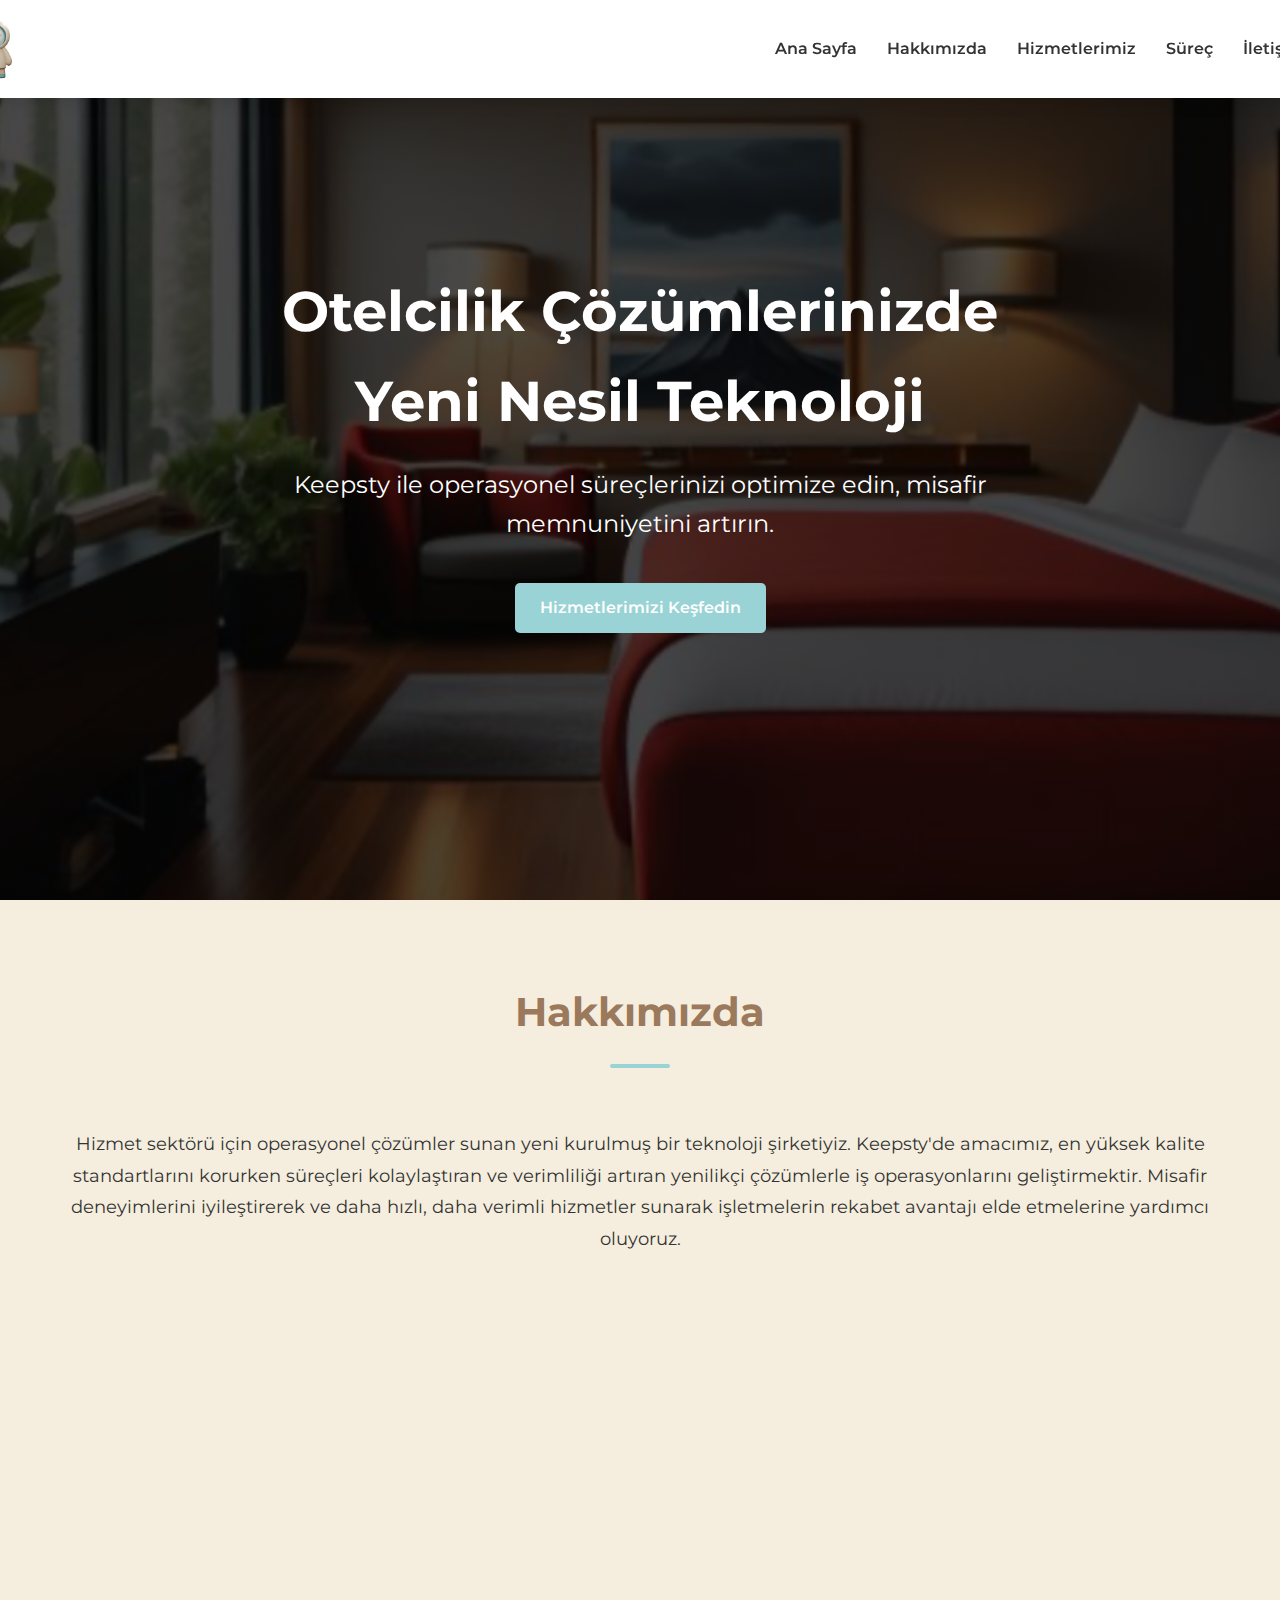
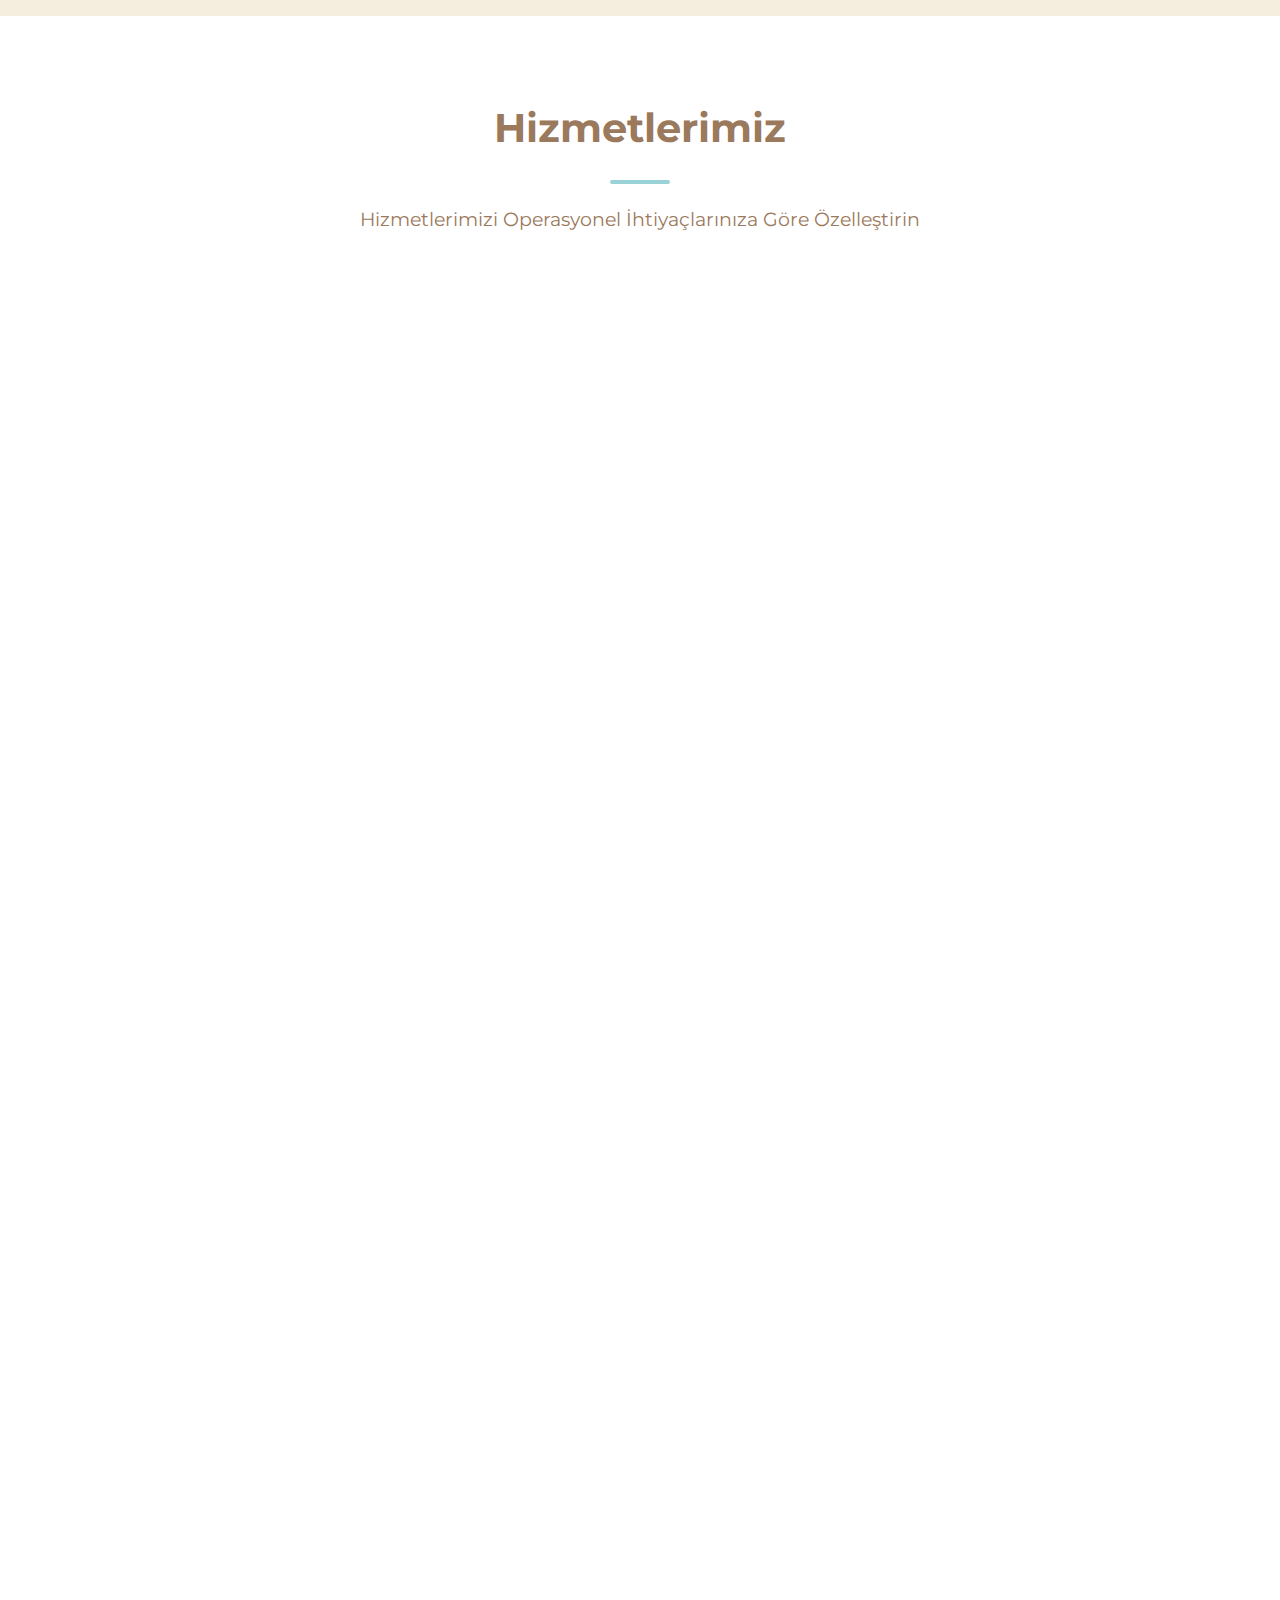
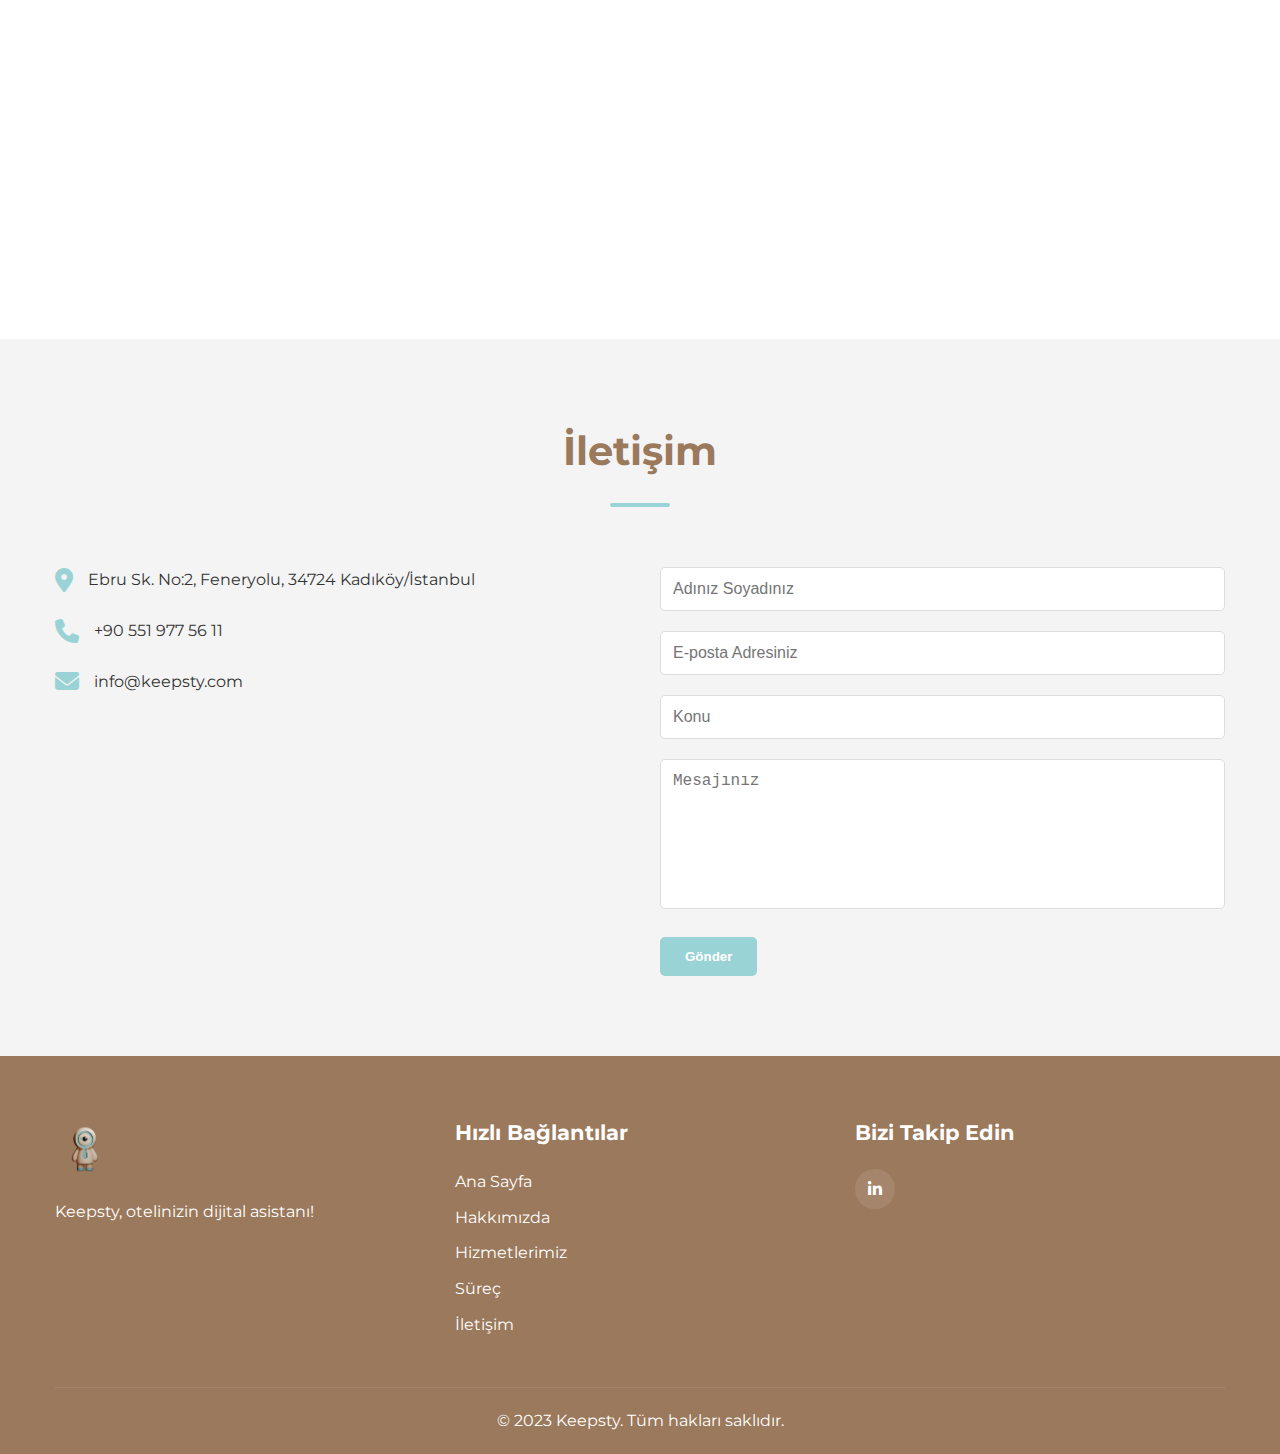
<file: index.html>
<!DOCTYPE html>
<html lang="tr">
<head>
    <meta charset="UTF-8">
    <meta name="viewport" content="width=device-width, initial-scale=1.0">
    <title>Keepsty - Otelcilik Operasyonel Çözümleri</title>
    <link href="https://fonts.googleapis.com/css2?family=Montserrat:wght@400;500;600;700&display=swap" rel="stylesheet">
    <link rel="stylesheet" href="css/style.css">
    <link rel="stylesheet" href="https://cdnjs.cloudflare.com/ajax/libs/font-awesome/6.4.0/css/all.min.css">
</head>
<body>
    <!-- Header -->
    <header>
        <div class="container">
            <div class="logo">
                <img src="images/logo.png" alt="Keepsty Logo">
            </div>
            <nav>
                <ul>
                    <li><a href="#anasayfa">Ana Sayfa</a></li>
                    <li><a href="#hakkimizda">Hakkımızda</a></li>
                    <li><a href="#hizmetlerimiz">Hizmetlerimiz</a></li>
                    <li><a href="surec.html">Süreç</a></li>
                    <li><a href="#iletisim">İletişim</a></li>
                </ul>
            </nav>
            <div class="menu-toggle">
                <i class="fas fa-bars"></i>
            </div>
        </div>
    </header>

    <!-- Hero Section -->
    <section id="anasayfa" class="hero">
        <div class="container">
            <div class="hero-content">
                <h1>Otelcilik Çözümlerinizde Yeni Nesil Teknoloji</h1>
                <p>Keepsty ile operasyonel süreçlerinizi optimize edin, misafir memnuniyetini artırın.</p>
                <a href="#hizmetlerimiz" class="btn">Hizmetlerimizi Keşfedin</a>
            </div>
        </div>
    </section>

    <!-- About Section -->
    <section id="hakkimizda" class="about">
        <div class="container">
            <div class="section-header">
                <h2>Hakkımızda</h2>
                <div class="underline"></div>
            </div>
            <div class="about-content">
                <div class="about-text">
                    <p>Hizmet sektörü için operasyonel çözümler sunan yeni kurulmuş bir teknoloji şirketiyiz. Keepsty'de amacımız, en yüksek kalite standartlarını korurken süreçleri kolaylaştıran ve verimliliği artıran yenilikçi çözümlerle iş operasyonlarını geliştirmektir. Misafir deneyimlerini iyileştirerek ve daha hızlı, daha verimli hizmetler sunarak işletmelerin rekabet avantajı elde etmelerine yardımcı oluyoruz.</p>
                </div>
                <div class="vision-mission">
                    <div class="vision">
                        <h3>Vizyonumuz</h3>
                        <p>Otelcilik ve hizmet sektörlerinde teknolojiyi mükemmel hizmetle birleştirerek geleceği şekillendiriyor ve yeni mükemmellik standartları belirliyoruz.</p>
                    </div>
                    <div class="mission">
                        <h3>Misyonumuz</h3>
                        <p>Operasyonel verimlilik sağlayan, süreçleri basitleştiren ve üretkenliği artıran yenilikçi çözümler sunarak değer yaratmayı hedefliyoruz. Amacımız, işletmelere en yüksek kalite standartlarında misafir deneyimlerini iyileştirirken hizmet sunumunu hızlandırma fırsatı sağlamaktır.</p>
                    </div>
                </div>
            </div>
        </div>
    </section>

    <!-- Services Section -->
    <section id="hizmetlerimiz" class="services">
        <div class="container">
            <div class="section-header">
                <h2>Hizmetlerimiz</h2>
                <div class="underline"></div>
                <p>Hizmetlerimizi Operasyonel İhtiyaçlarınıza Göre Özelleştirin</p>
            </div>
            <div class="services-grid">
                <!-- Service 1 -->
                <div class="service-card">
                    <div class="service-icon">
                        <img src="images/concierge.png" alt="Keepsty Concierge">
                    </div>
                    <h3>KEEPSTY CONCIERGE</h3>
                    <p>Keepsty Concierge, yoğun araç kiralama, transferler, turlar ve yemek rezervasyonları gibi otel dışı hizmetlere hızlı ve zahmetsiz erişim sağlayarak konut deneyimlerini geliştiren sanal bir asistanıdır.</p>
                    <a href="concierge.html" class="btn-outline">DETAYLI BİLGİ</a>
                </div>

                <!-- Service 2 -->
                <div class="service-card">
                    <div class="service-icon">
                        <img src="images/housekeeping.png" alt="Keepsty Housekeeping">
                    </div>
                    <h3>KEEPSTY HOUSEKEEPING</h3>
                    <p>Keepsty Housekeeping, temizlik süreçlerini dijitalleştirerek talep yönetimini kolaylaştırır, personel verimliliğini artırır ve teknoloji odaklı çözümlerle üstün misafir memnuniyeti sunarak otel temizliğine yenilik getirir.</p>
                    <a href="#" class="btn-outline">DETAYLI BİLGİ</a>
                </div>

                <!-- Service 3 -->
                <div class="service-card">
                    <div class="service-icon">
                        <img src="images/roomservice.png" alt="Keepsty Room Service">
                    </div>
                    <h3>KEEPSTY ROOM SERVICE</h3>
                    <p>Keepsty Room Service, misafirlerin otel menülerinden istekleri yiyecek ve içecekleri uygulama üzerinden seçip sepet oluşturarak odalarına sipariş vermelerini sağlar. Bu sayede, geleneksel telefonla sipariş yöntemine alternatif olarak, misafirler daha hızlı ve zahmetsiz bir şekilde siparişlerini iletebilirler.</p>
                    <a href="#" class="btn-outline">DETAYLI BİLGİ</a>
                </div>

                <!-- Service 4 -->
                <div class="service-card">
                    <div class="service-icon">
                        <img src="images/laundry.png" alt="Keepsty Laundry">
                    </div>
                    <h3>KEEPSTY LAUNDRY</h3>
                    <p>Keepsty Laundry, misafir taleplerini dijitalleştirir, personel iş akışlarını düzenler, verimliliği artırır ve genel misafir memnuniyetini yükselten sorunsuz bir çamaşırhane deneyimi sunarak otel çamaşırhane hizmetlerinde fark yaratır.</p>
                    <a href="#" class="btn-outline">DETAYLI BİLGİ</a>
                </div>

                <!-- Service 5 -->
                <div class="service-card">
                    <div class="service-icon">
                        <img src="images/technic.png" alt="Keepsty Technic">
                    </div>
                    <h3>KEEPSTY TECHNIC</h3>
                    <p>Keepsty Technic, misafirlerin yaşadıkları teknik, mekanik ve bilişim problemlerini doğrudan yetkili departmana ileterek, sorunların hızla çözülmesini sağlar. Bu çözüm, departmanın iş akışını ve verimliliğini artırarak, misafir deneyimini iyileştirir.</p>
                    <a href="#" class="btn-outline">DETAYLI BİLGİ</a>
                </div>

                <!-- Service 6 -->
                <div class="service-card">
                    <div class="service-icon">
                        <img src="images/bellboy.png" alt="Keepsty Bellboy">
                    </div>
                    <h3>KEEPSTY BELLBOY</h3>
                    <p>Keepsty Bellboy, misafirlerin valiz taşıma ihtiyaçlarını verimli bir şekilde yönetir, hızlı hizmet sunar ve sorunsuz bir deneyim sağlayarak konuklama boyunca misafir memnuniyetini artırır.</p>
                    <a href="#" class="btn-outline">DETAYLI BİLGİ</a>
                </div>

                <!-- Service 7 -->
                <div class="service-card">
                    <div class="service-icon">
                        <img src="images/complaint.png" alt="Keepsty Complaint">
                    </div>
                    <h3>KEEPSTY COMPLAINT</h3>
                    <p>Keepsty Complaint, misafirlerin yaşadığı problemleri detaylı bir şekilde talep ederek bu bilgileri yetkili personele iletir. Sorunların hızlı ve etkin bir şekilde çözülmesini sağlayarak olağanüstü hizmet standartlarını korur ve genel misafir memnuniyetini artırır.</p>
                    <a href="#" class="btn-outline">DETAYLI BİLGİ</a>
                </div>

                <!-- Service 8 -->
                <div class="service-card">
                    <div class="service-icon">
                        <img src="images/tap.png" alt="Keepsty Tap">
                    </div>
                    <h3>KEEPSTY TAP</h3>
                    <p>Keepsty Tap, misafirlerin hizmetlere tek dokunuşla erişmesini ve taleplerini zahmetsizce iletmesini sağlayarak, temassız ve kusursuz bir deneyim sunar. Bu yenilikçi çözüm, işletmenizin modernliğini artırırken, kolaylık, verimlilik ve misafir memnuniyetini de yükseltir.</p>
                    <a href="#" class="btn-outline">DETAYLI BİLGİ</a>
                </div>
            </div>
        </div>
    </section>

    <!-- Contact Section -->
    <section id="iletisim" class="contact">
        <div class="container">
            <div class="section-header">
                <h2>İletişim</h2>
                <div class="underline"></div>
            </div>
            <div class="contact-container">
                <div class="contact-info">
                    <div class="info-item">
                        <i class="fas fa-map-marker-alt"></i>
                        <p>Ebru Sk. No:2, Feneryolu, 34724 Kadıköy/İstanbul</p>
                    </div>
                    <div class="info-item">
                        <i class="fas fa-phone"></i>
                        <p>+90 551 977 56 11</p>
                    </div>
                    <div class="info-item">
                        <i class="fas fa-envelope"></i>
                        <p>info@keepsty.com</p>
                    </div>
                </div>
                <div class="contact-form">
                    <form id="contactForm" action="https://formsubmit.co/info@keepsty.com" method="POST">
                        <input type="hidden" name="_subject" value="Keepsty Web Sitesi İletişim Formu">
                        <input type="hidden" name="_captcha" value="false">
                        <input type="hidden" name="_next" value="https://keepsty.com/tesekkurler.html">
                        <div class="form-group">
                            <input type="text" id="name" name="name" placeholder="Adınız Soyadınız" required>
                        </div>
                        <div class="form-group">
                            <input type="email" id="email" name="email" placeholder="E-posta Adresiniz" required>
                        </div>
                        <div class="form-group">
                            <input type="text" id="subject" name="subject" placeholder="Konu" required>
                        </div>
                        <div class="form-group">
                            <textarea id="message" name="message" placeholder="Mesajınız" required></textarea>
                        </div>
                        <button type="submit" class="btn">Gönder</button>
                    </form>
                </div>
            </div>
        </div>
    </section>

    <!-- Footer -->
    <footer>
        <div class="container">
            <div class="footer-content">
                <div class="footer-logo">
                    <img src="images/logo.png" alt="Keepsty Logo">
                    <p>Keepsty, otelinizin dijital asistanı!</p>
                </div>
                <div class="footer-links">
                    <h3>Hızlı Bağlantılar</h3>
                    <ul>
                        <li><a href="#anasayfa">Ana Sayfa</a></li>
                        <li><a href="#hakkimizda">Hakkımızda</a></li>
                        <li><a href="#hizmetlerimiz">Hizmetlerimiz</a></li>
                        <li><a href="surec.html">Süreç</a></li>
                        <li><a href="#iletisim">İletişim</a></li>
                    </ul>
                </div>
                <div class="footer-social">
                    <h3>Bizi Takip Edin</h3>
                    <div class="social-icons">
                        <a href="#"><i class="fab fa-linkedin-in"></i></a>
                    </div>
                </div>
            </div>
            <div class="footer-bottom">
                <p>&copy; 2023 Keepsty. Tüm hakları saklıdır.</p>
            </div>
        </div>
    </footer>
    
    <script src="js/script.js"></script>
</body>
</html>
</file>
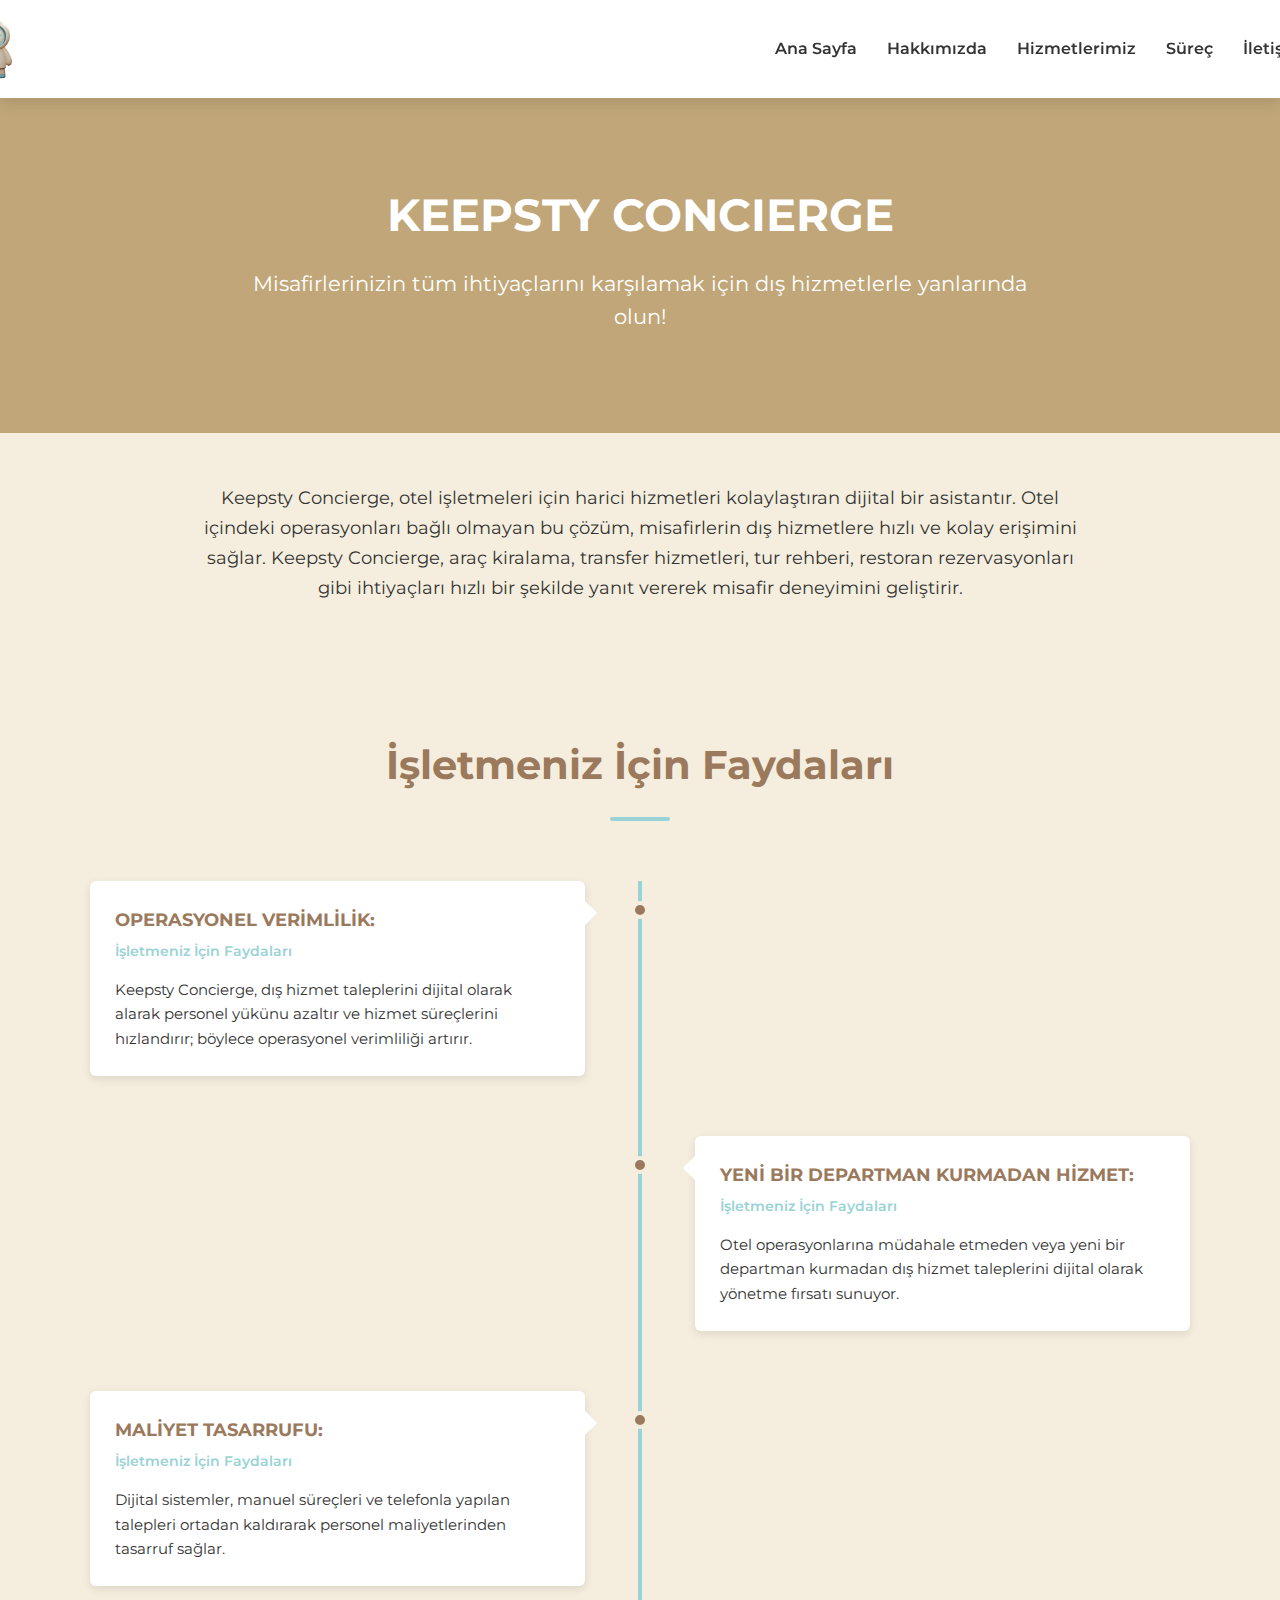
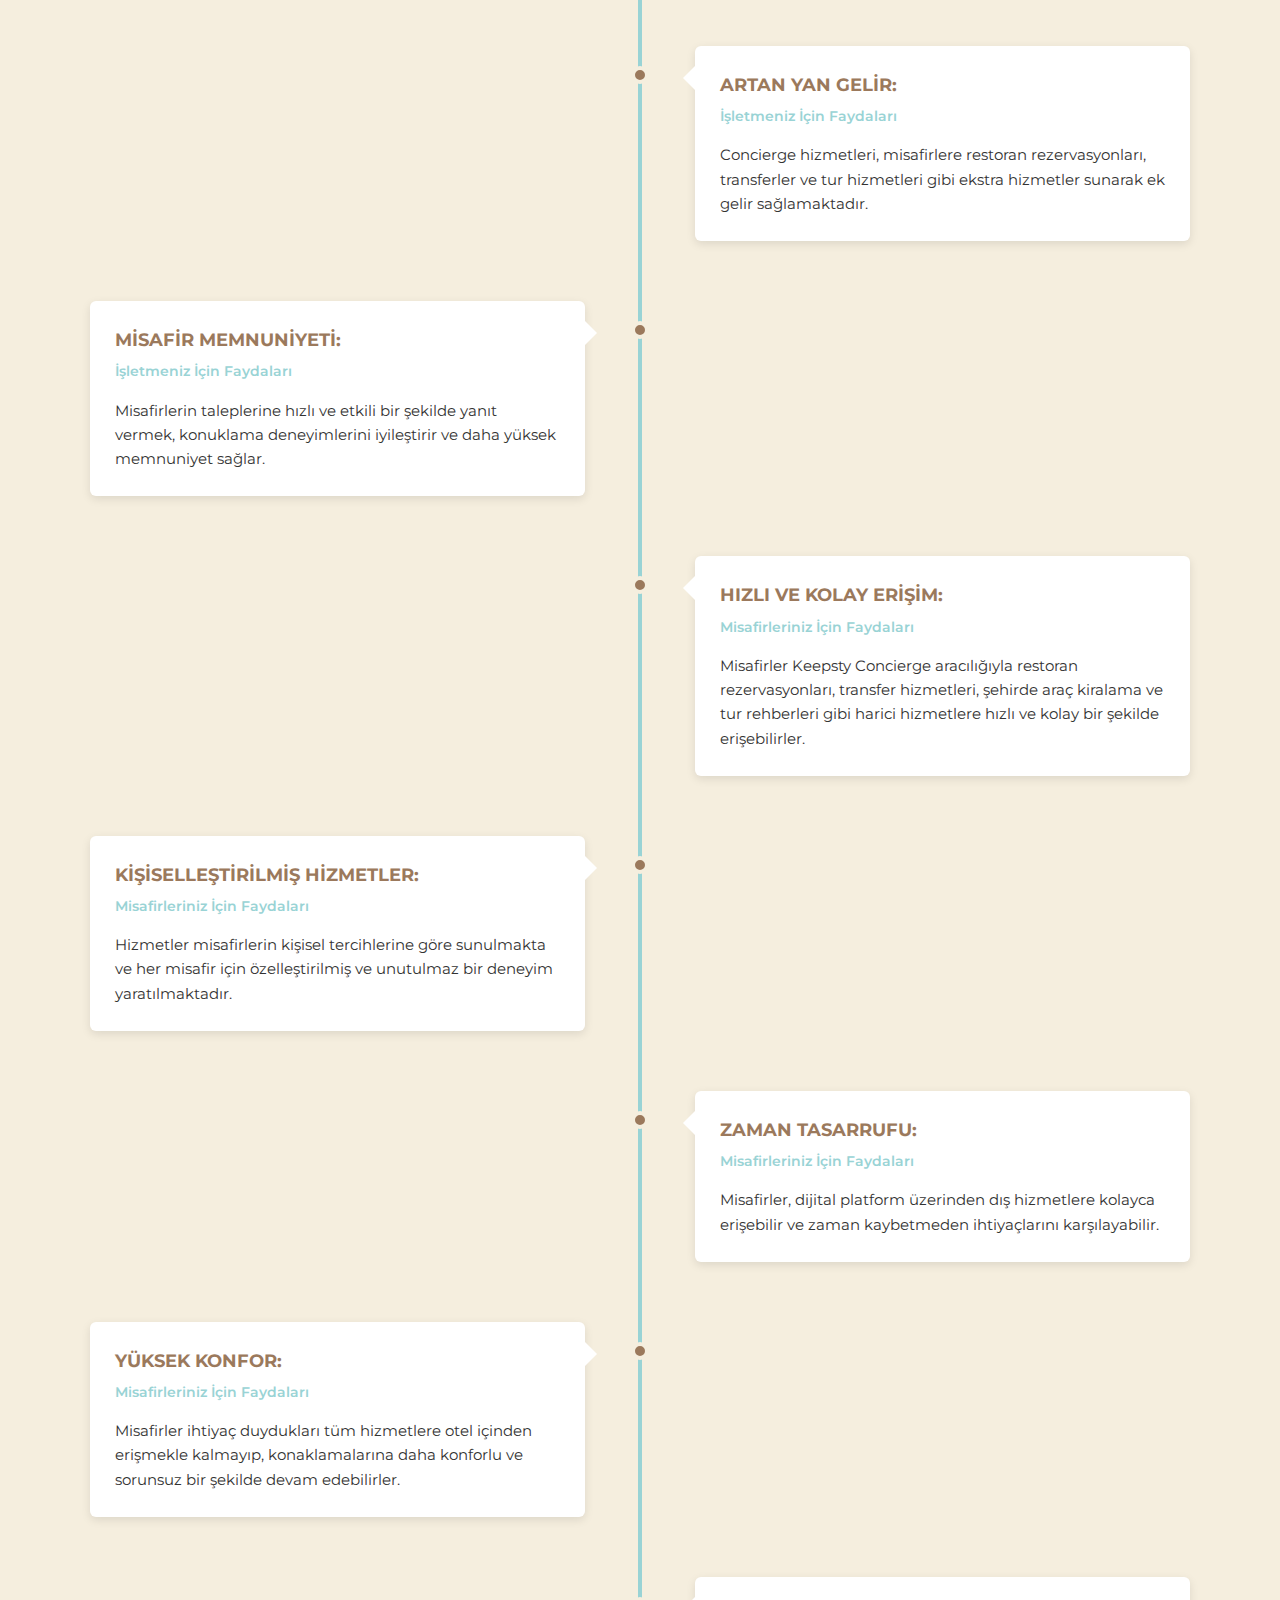
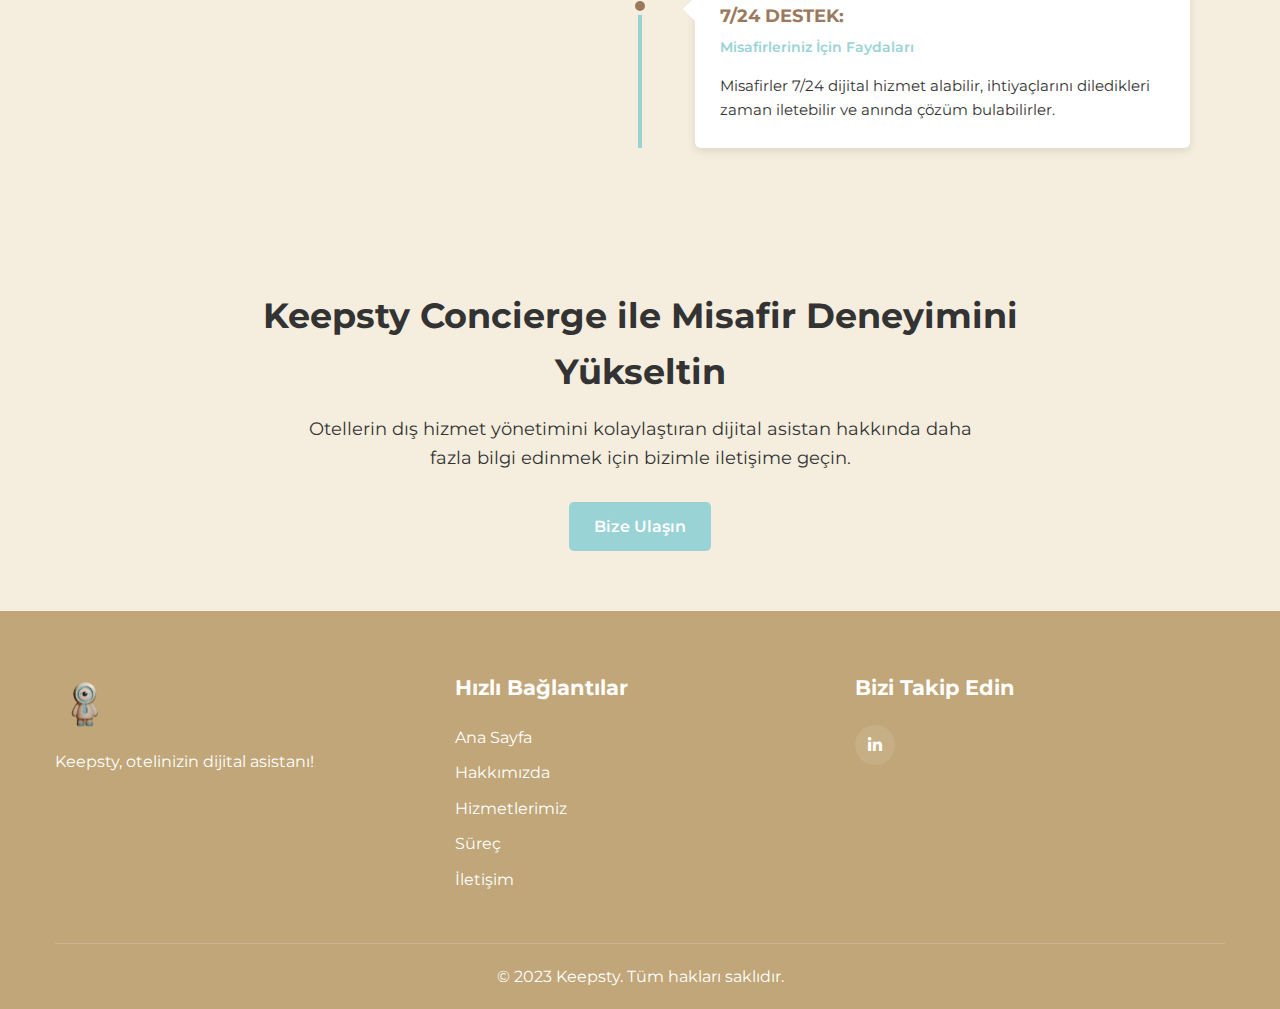
<file: concierge.html>
<!DOCTYPE html>
<html lang="tr">
<head>
    <meta charset="UTF-8">
    <meta name="viewport" content="width=device-width, initial-scale=1.0">
    <title>Keepsty Concierge - Detaylı Bilgi</title>
    <link href="https://fonts.googleapis.com/css2?family=Montserrat:wght@400;500;600;700&display=swap" rel="stylesheet">
    <link rel="stylesheet" href="css/style.css">
    <link rel="stylesheet" href="css/service-detail.css">
    <link rel="stylesheet" href="https://cdnjs.cloudflare.com/ajax/libs/font-awesome/6.4.0/css/all.min.css">
    <style>
        /* Sayfaya özel ek stiller */
        .service-banner {
            padding: 100px 0; /* Banner'ı daha yüksek yapmak için paddingi artırdım */
            margin: 0;
            background-color: #c0a678; /* Fotoğrafta gösterilen kahverengi ton */
        }
        
        .service-intro {
            padding: 50px 0;
            margin: 0;
            background-color: #f5eede;
        }
        
        /* Bölümler arasındaki beyaz boşlukları kaldırmak için */
        section {
            margin: 0;
        }
        
        /* Bölümler arasında geçişi yumuşatmak için */
        .benefits-section, .cta-section {
            margin-top: 0;
            border-top: none;
            background-color: #f5eede;
        }
    </style>
</head>
<body>
    <!-- Header -->
    <header>
        <div class="container">
            <div class="logo">
                <img src="images/logo.png" alt="Keepsty Logo">
            </div>
            <nav>
                <ul>
                    <li><a href="index.html">Ana Sayfa</a></li>
                    <li><a href="index.html#hakkimizda">Hakkımızda</a></li>
                    <li><a href="index.html#hizmetlerimiz">Hizmetlerimiz</a></li>
                    <li><a href="surec.html">Süreç</a></li>
                    <li><a href="index.html#iletisim">İletişim</a></li>
                </ul>
            </nav>
            <div class="menu-toggle">
                <i class="fas fa-bars"></i>
            </div>
        </div>
    </header>

    <!-- Service Hero Section -->
    <section class="service-hero">
        <div class="service-banner">
            <div class="container">
                <div class="service-title">
                    <h1>KEEPSTY CONCIERGE</h1>
                    <p>Misafirlerinizin tüm ihtiyaçlarını karşılamak için dış hizmetlerle yanlarında olun!</p>
                </div>
            </div>
        </div>
        <div class="service-intro">
            <div class="container">
                <p>Keepsty Concierge, otel işletmeleri için harici hizmetleri kolaylaştıran dijital bir asistantır. Otel içindeki operasyonları bağlı olmayan bu çözüm, misafirlerin dış hizmetlere hızlı ve kolay erişimini sağlar. Keepsty Concierge, araç kiralama, transfer hizmetleri, tur rehberi, restoran rezervasyonları gibi ihtiyaçları hızlı bir şekilde yanıt vererek misafir deneyimini geliştirir.</p>
            </div>
        </div>
    </section>

    <!-- Benefits Timeline Section -->
    <section class="benefits-section">
        <div class="container">
            <div class="section-header">
                <h2>İşletmeniz İçin Faydaları</h2>
                <div class="underline"></div>
            </div>
            
            <div class="benefits-timeline">
                <div class="timeline-line"></div>
                
                <!-- Benefit 1 - Left -->
                <div class="benefit-item left">
                    <div class="benefit-dot"></div>
                    <div class="benefit-card">
                        <h3>OPERASYONEL VERİMLİLİK:</h3>
                        <h4>İşletmeniz İçin Faydaları</h4>
                        <p>Keepsty Concierge, dış hizmet taleplerini dijital olarak alarak personel yükünu azaltır ve hizmet süreçlerini hızlandırır; böylece operasyonel verimliliği artırır.</p>
                    </div>
                </div>
                
                <!-- Benefit 2 - Right -->
                <div class="benefit-item right">
                    <div class="benefit-dot"></div>
                    <div class="benefit-card">
                        <h3>YENİ BİR DEPARTMAN KURMADAN HİZMET:</h3>
                        <h4>İşletmeniz İçin Faydaları</h4>
                        <p>Otel operasyonlarına müdahale etmeden veya yeni bir departman kurmadan dış hizmet taleplerini dijital olarak yönetme fırsatı sunuyor.</p>
                    </div>
                </div>
                
                <!-- Benefit 3 - Left -->
                <div class="benefit-item left">
                    <div class="benefit-dot"></div>
                    <div class="benefit-card">
                        <h3>MALİYET TASARRUFU:</h3>
                        <h4>İşletmeniz İçin Faydaları</h4>
                        <p>Dijital sistemler, manuel süreçleri ve telefonla yapılan talepleri ortadan kaldırarak personel maliyetlerinden tasarruf sağlar.</p>
                    </div>
                </div>
                
                <!-- Benefit 4 - Right -->
                <div class="benefit-item right">
                    <div class="benefit-dot"></div>
                    <div class="benefit-card">
                        <h3>ARTAN YAN GELİR:</h3>
                        <h4>İşletmeniz İçin Faydaları</h4>
                        <p>Concierge hizmetleri, misafirlere restoran rezervasyonları, transferler ve tur hizmetleri gibi ekstra hizmetler sunarak ek gelir sağlamaktadır.</p>
                    </div>
                </div>
                
                <!-- Benefit 5 - Left -->
                <div class="benefit-item left">
                    <div class="benefit-dot"></div>
                    <div class="benefit-card">
                        <h3>MİSAFİR MEMNUNİYETİ:</h3>
                        <h4>İşletmeniz İçin Faydaları</h4>
                        <p>Misafirlerin taleplerine hızlı ve etkili bir şekilde yanıt vermek, konuklama deneyimlerini iyileştirir ve daha yüksek memnuniyet sağlar.</p>
                    </div>
                </div>
                
                <!-- Benefit 6 - Right -->
                <div class="benefit-item right">
                    <div class="benefit-dot"></div>
                    <div class="benefit-card">
                        <h3>HIZLI VE KOLAY ERİŞİM:</h3>
                        <h4>Misafirleriniz İçin Faydaları</h4>
                        <p>Misafirler Keepsty Concierge aracılığıyla restoran rezervasyonları, transfer hizmetleri, şehirde araç kiralama ve tur rehberleri gibi harici hizmetlere hızlı ve kolay bir şekilde erişebilirler.</p>
                    </div>
                </div>
                
                <!-- Benefit 7 - Left -->
                <div class="benefit-item left">
                    <div class="benefit-dot"></div>
                    <div class="benefit-card">
                        <h3>KİŞİSELLEŞTİRİLMİŞ HİZMETLER:</h3>
                        <h4>Misafirleriniz İçin Faydaları</h4>
                        <p>Hizmetler misafirlerin kişisel tercihlerine göre sunulmakta ve her misafir için özelleştirilmiş ve unutulmaz bir deneyim yaratılmaktadır.</p>
                    </div>
                </div>
                
                <!-- Benefit 8 - Right -->
                <div class="benefit-item right">
                    <div class="benefit-dot"></div>
                    <div class="benefit-card">
                        <h3>ZAMAN TASARRUFU:</h3>
                        <h4>Misafirleriniz İçin Faydaları</h4>
                        <p>Misafirler, dijital platform üzerinden dış hizmetlere kolayca erişebilir ve zaman kaybetmeden ihtiyaçlarını karşılayabilir.</p>
                    </div>
                </div>
                
                <!-- Benefit 9 - Left -->
                <div class="benefit-item left">
                    <div class="benefit-dot"></div>
                    <div class="benefit-card">
                        <h3>YÜKSEK KONFOR:</h3>
                        <h4>Misafirleriniz İçin Faydaları</h4>
                        <p>Misafirler ihtiyaç duydukları tüm hizmetlere otel içinden erişmekle kalmayıp, konaklamalarına daha konforlu ve sorunsuz bir şekilde devam edebilirler.</p>
                    </div>
                </div>
                
                <!-- Benefit 10 - Right -->
                <div class="benefit-item right">
                    <div class="benefit-dot"></div>
                    <div class="benefit-card">
                        <h3>7/24 DESTEK:</h3>
                        <h4>Misafirleriniz İçin Faydaları</h4>
                        <p>Misafirler 7/24 dijital hizmet alabilir, ihtiyaçlarını diledikleri zaman iletebilir ve anında çözüm bulabilirler.</p>
                    </div>
                </div>
            </div>
        </div>
    </section>

    <!-- CTA Section -->
    <section class="cta-section">
        <div class="container">
            <h2>Keepsty Concierge ile Misafir Deneyimini Yükseltin</h2>
            <p>Otellerin dış hizmet yönetimini kolaylaştıran dijital asistan hakkında daha fazla bilgi edinmek için bizimle iletişime geçin.</p>
            <a href="index.html#iletisim" class="btn">Bize Ulaşın</a>
        </div>
    </section>

    <!-- Footer -->
    <footer>
        <div class="container">
            <div class="footer-content">
                <div class="footer-logo">
                    <img src="images/logo.png" alt="Keepsty Logo">
                    <p>Keepsty, otelinizin dijital asistanı!</p>
                </div>
                <div class="footer-links">
                    <h3>Hızlı Bağlantılar</h3>
                    <ul>
                        <li><a href="index.html">Ana Sayfa</a></li>
                        <li><a href="index.html#hakkimizda">Hakkımızda</a></li>
                        <li><a href="index.html#hizmetlerimiz">Hizmetlerimiz</a></li>
                        <li><a href="surec.html">Süreç</a></li>
                        <li><a href="index.html#iletisim">İletişim</a></li>
                    </ul>
                </div>
                <div class="footer-social">
                    <h3>Bizi Takip Edin</h3>
                    <div class="social-icons">
                        <a href="#"><i class="fab fa-linkedin-in"></i></a>
                    </div>
                </div>
            </div>
            <div class="footer-bottom">
                <p>&copy; 2023 Keepsty. Tüm hakları saklıdır.</p>
            </div>
        </div>
    </footer>

    <script src="js/script.js"></script>
</body>
</html>
</file>
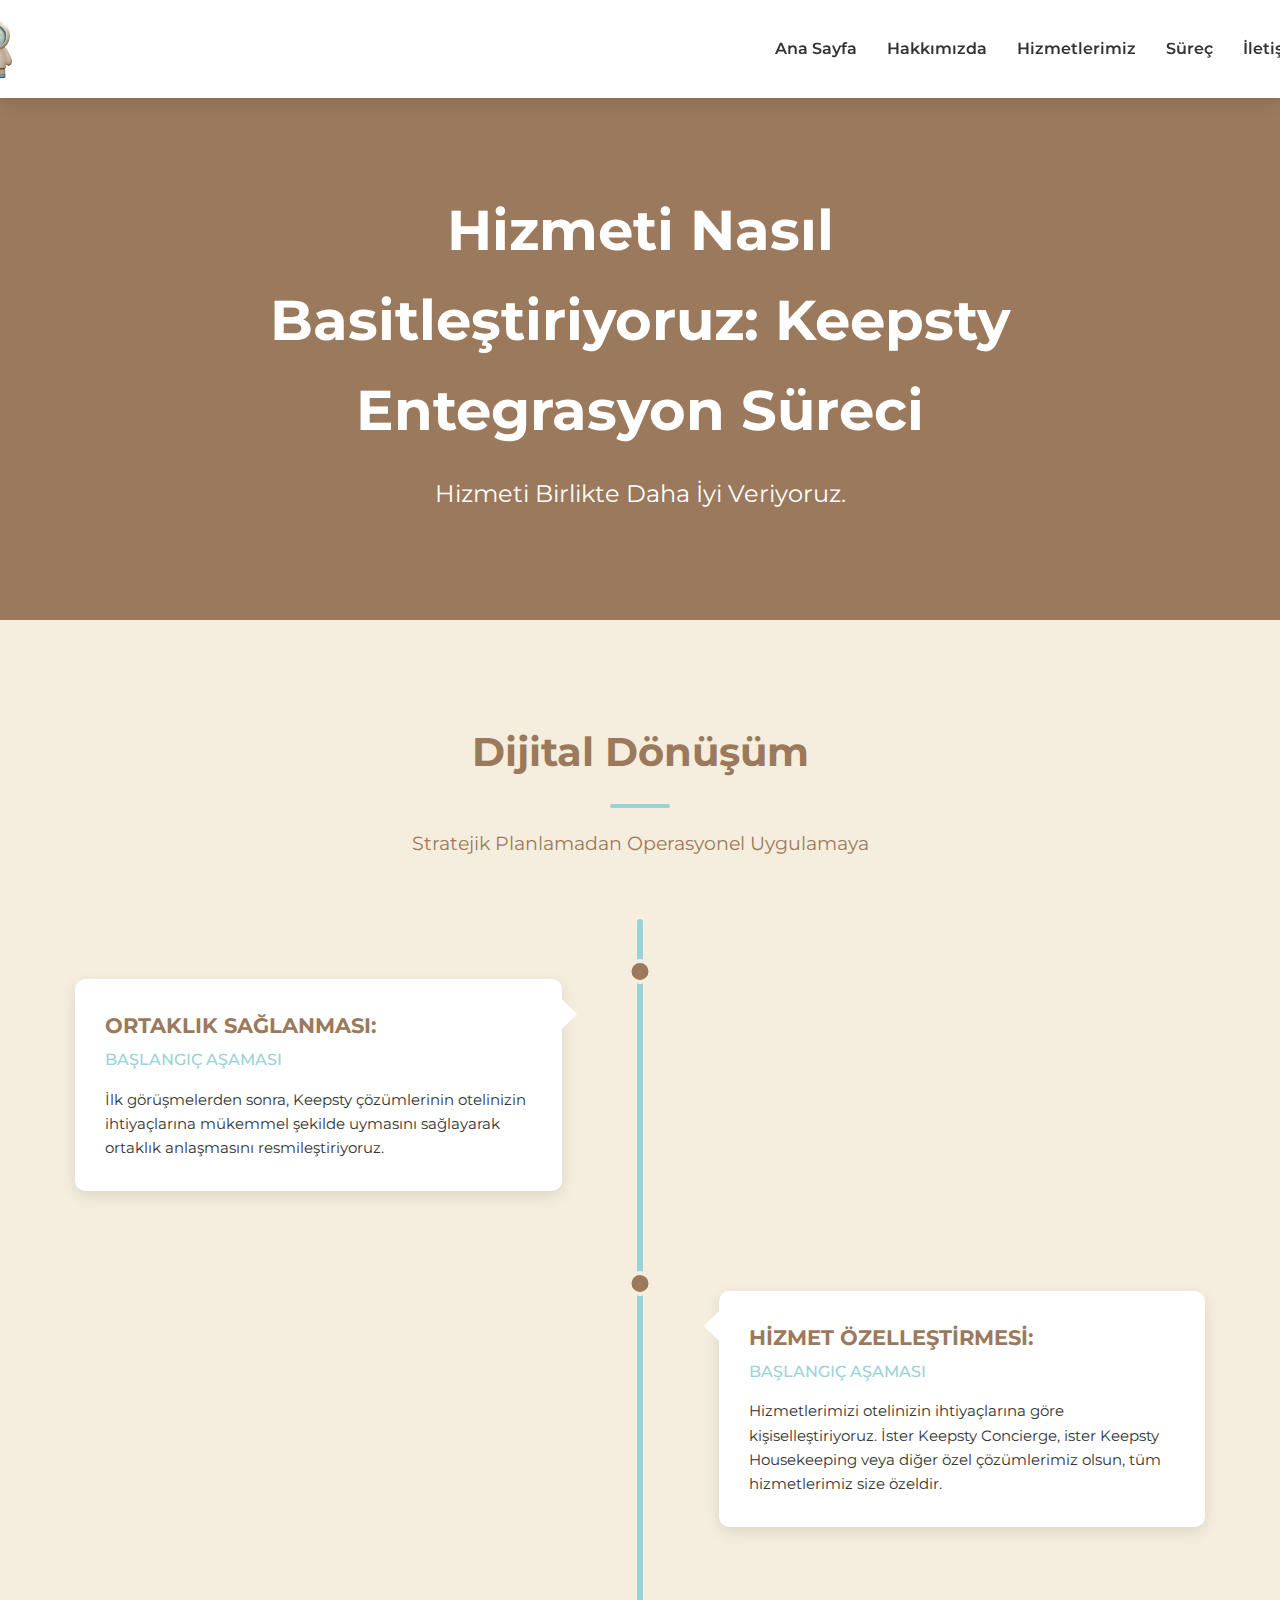
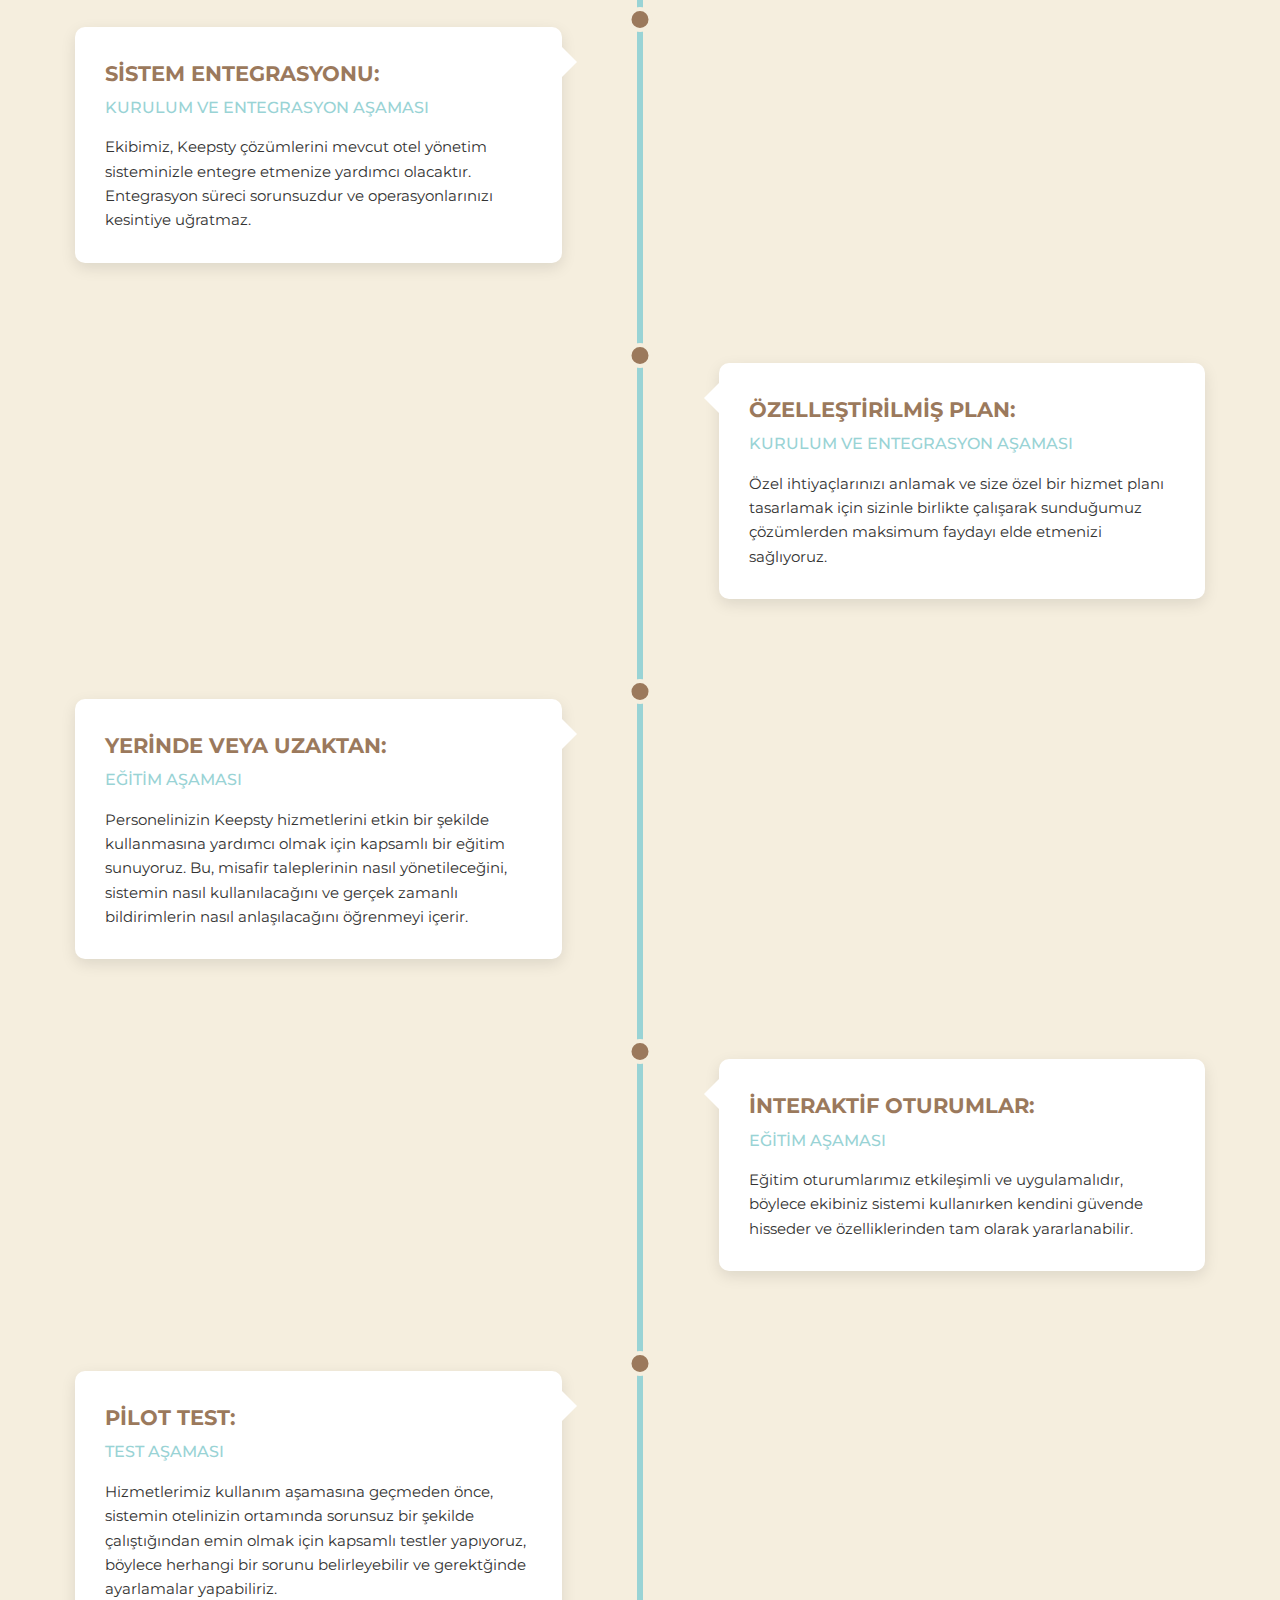
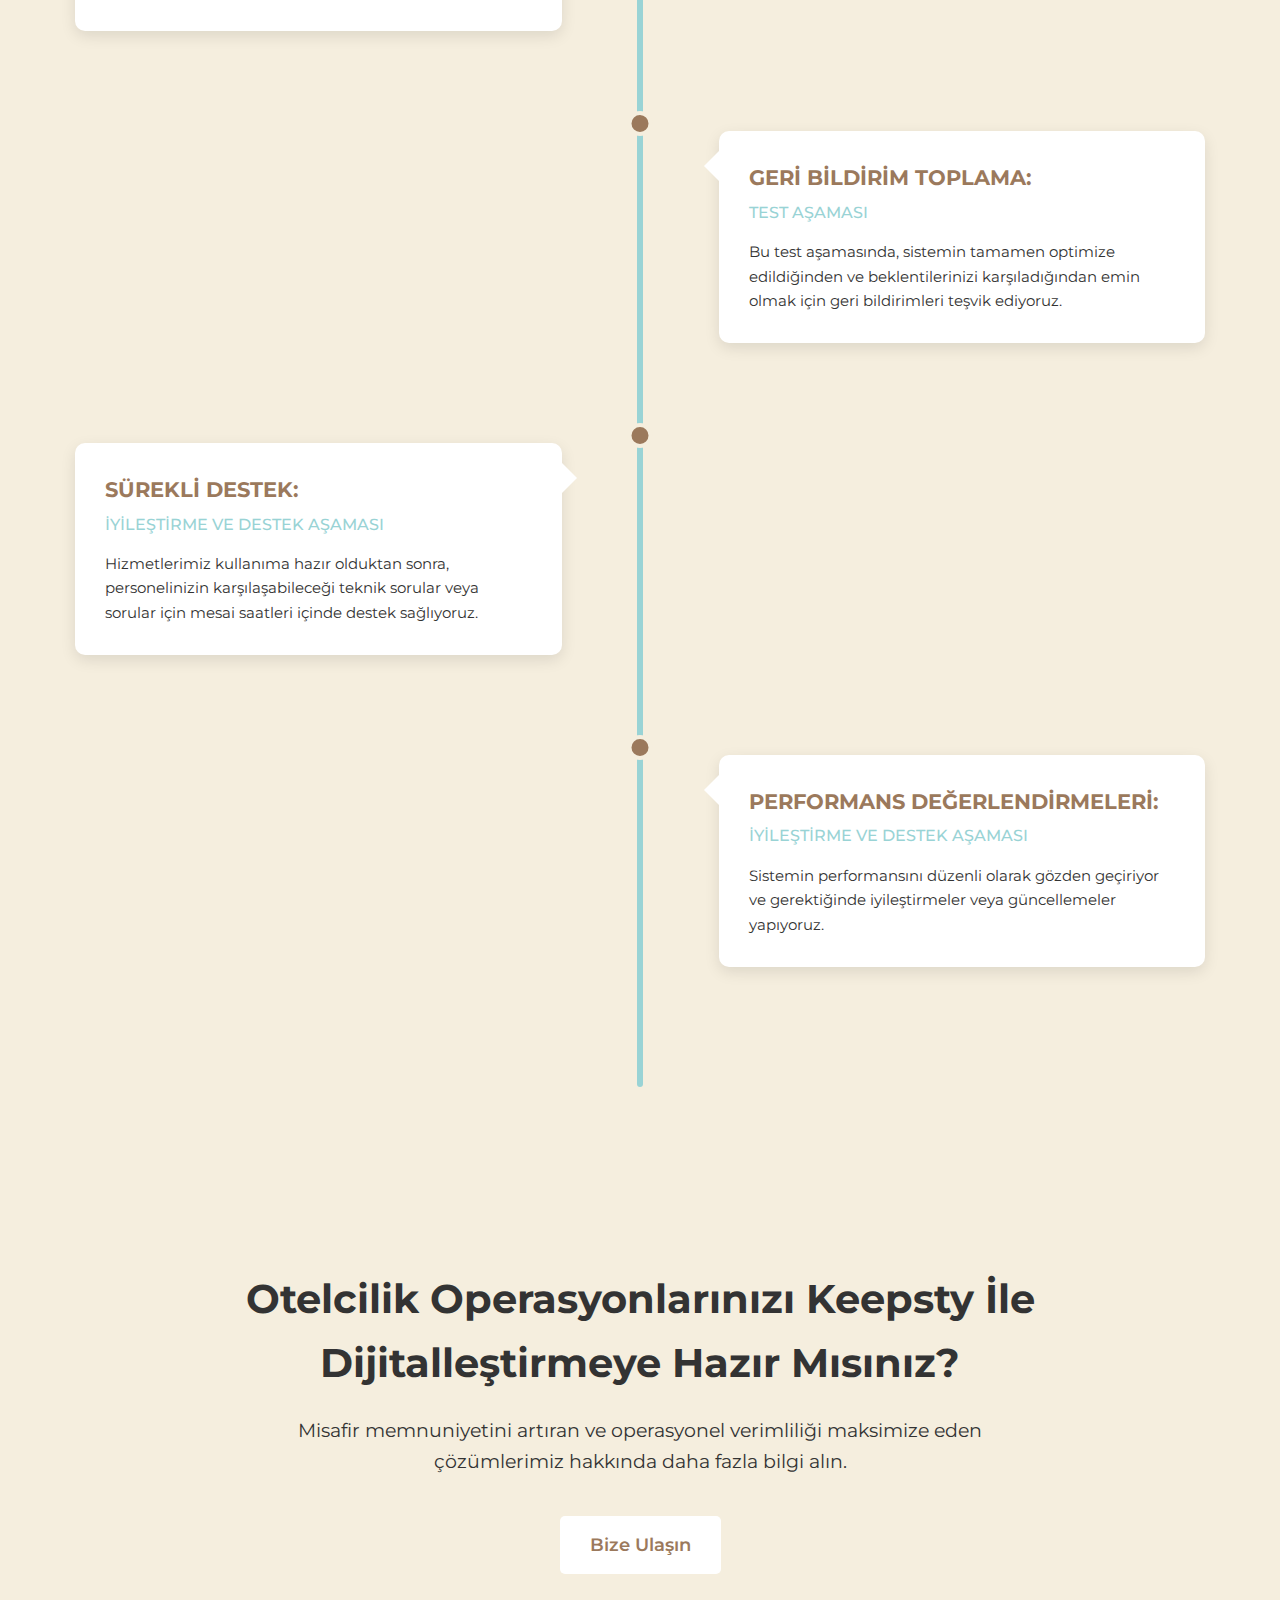
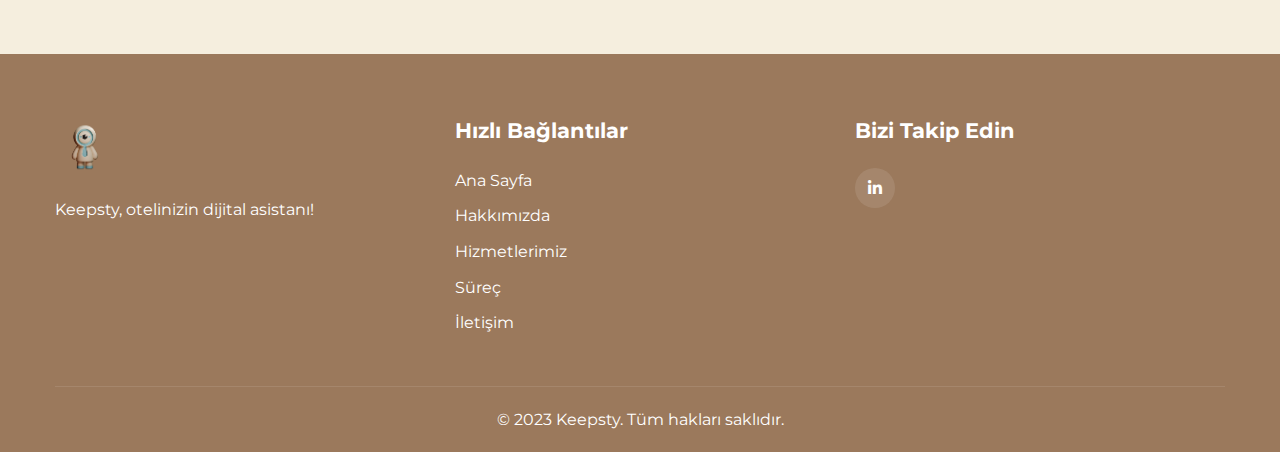
<file: surec.html>
<!DOCTYPE html>
<html lang="tr">
<head>
    <meta charset="UTF-8">
    <meta name="viewport" content="width=device-width, initial-scale=1.0">
    <title>Süreç Nasıl İşliyor - Keepsty</title>
    <link href="https://fonts.googleapis.com/css2?family=Montserrat:wght@400;500;600;700&display=swap" rel="stylesheet">
    <link rel="stylesheet" href="css/style.css">
    <link rel="stylesheet" href="css/surec.css">
    <link rel="stylesheet" href="https://cdnjs.cloudflare.com/ajax/libs/font-awesome/6.4.0/css/all.min.css">
</head>
<body>
    <!-- Header -->
    <header>
        <div class="container">
            <div class="logo">
                <img src="images/logo.png" alt="Keepsty Logo">
            </div>
            <nav>
                <ul>
                    <li><a href="index.html">Ana Sayfa</a></li>
                    <li><a href="index.html#hakkimizda">Hakkımızda</a></li>
                    <li><a href="index.html#hizmetlerimiz">Hizmetlerimiz</a></li>
                    <li><a href="surec.html" class="active">Süreç</a></li>
                    <li><a href="index.html#iletisim">İletişim</a></li>
                </ul>
            </nav>
            <div class="menu-toggle">
                <i class="fas fa-bars"></i>
            </div>
        </div>
    </header>

    <!-- Hero Section -->
    <section class="process-hero">
        <div class="container">
            <div class="process-hero-content">
                <h1>Hizmeti Nasıl Basitleştiriyoruz:       Keepsty Entegrasyon Süreci 
                </h1>
                <p>Hizmeti Birlikte Daha İyi Veriyoruz.</p>
            </div>
        </div>
    </section>

    <!-- Process Timeline -->
    <section class="process-timeline">
        <div class="container">
            <div class="section-header">
                <h2>Dijital Dönüşüm</h2>
                <div class="underline"></div>
                <p>Stratejik Planlamadan Operasyonel Uygulamaya</p>
            </div>

            <div class="timeline">
                <!-- Stage 1 -->
                <div class="timeline-item">
                    <div class="timeline-dot"></div>
                    <div class="timeline-content left">
                        <div class="timeline-card">
                            <h3>ORTAKLIK SAĞLANMASI:</h3>
                            <h4>BAŞLANGIÇ AŞAMASI</h4>
                            <p>İlk görüşmelerden sonra, Keepsty çözümlerinin otelinizin ihtiyaçlarına mükemmel şekilde uymasını sağlayarak ortaklık anlaşmasını resmileştiriyoruz.</p>
                        </div>
                    </div>
                </div>
                
                <!-- Stage 2 -->
                <div class="timeline-item">
                    <div class="timeline-dot"></div>
                    <div class="timeline-content right">
                        <div class="timeline-card">
                            <h3>HİZMET ÖZELLEŞTİRMESİ:</h3>
                            <h4>BAŞLANGIÇ AŞAMASI</h4>
                            <p>Hizmetlerimizi otelinizin ihtiyaçlarına göre kişiselleştiriyoruz. İster Keepsty Concierge, ister Keepsty Housekeeping veya diğer özel çözümlerimiz olsun, tüm hizmetlerimiz size özeldir.</p>
                        </div>
                    </div>
                </div>
                
                <!-- Stage 3 -->
                <div class="timeline-item">
                    <div class="timeline-dot"></div>
                    <div class="timeline-content left">
                        <div class="timeline-card">
                            <h3>SİSTEM ENTEGRASYONU:</h3>
                            <h4>KURULUM VE ENTEGRASYON AŞAMASI</h4>
                            <p>Ekibimiz, Keepsty çözümlerini mevcut otel yönetim sisteminizle entegre etmenize yardımcı olacaktır. Entegrasyon süreci sorunsuzdur ve operasyonlarınızı kesintiye uğratmaz.</p>
                        </div>
                    </div>
                </div>
                
                <!-- Stage 4 -->
                <div class="timeline-item">
                    <div class="timeline-dot"></div>
                    <div class="timeline-content right">
                        <div class="timeline-card">
                            <h3>ÖZELLEŞTİRİLMİŞ PLAN:</h3>
                            <h4>KURULUM VE ENTEGRASYON AŞAMASI</h4>
                            <p>Özel ihtiyaçlarınızı anlamak ve size özel bir hizmet planı tasarlamak için sizinle birlikte çalışarak sunduğumuz çözümlerden maksimum faydayı elde etmenizi sağlıyoruz.</p>
                        </div>
                    </div>
                </div>
                
                <!-- Stage 5 -->
                <div class="timeline-item">
                    <div class="timeline-dot"></div>
                    <div class="timeline-content left">
                        <div class="timeline-card">
                            <h3>YERİNDE VEYA UZAKTAN:</h3>
                            <h4>EĞİTİM AŞAMASI</h4>
                            <p>Personelinizin Keepsty hizmetlerini etkin bir şekilde kullanmasına yardımcı olmak için kapsamlı bir eğitim sunuyoruz. Bu, misafir taleplerinin nasıl yönetileceğini, sistemin nasıl kullanılacağını ve gerçek zamanlı bildirimlerin nasıl anlaşılacağını öğrenmeyi içerir.</p>
                        </div>
                    </div>
                </div>
                
                <!-- Stage 6 -->
                <div class="timeline-item">
                    <div class="timeline-dot"></div>
                    <div class="timeline-content right">
                        <div class="timeline-card">
                            <h3>İNTERAKTİF OTURUMLAR:</h3>
                            <h4>EĞİTİM AŞAMASI</h4>
                            <p>Eğitim oturumlarımız etkileşimli ve uygulamalıdır, böylece ekibiniz sistemi kullanırken kendini güvende hisseder ve özelliklerinden tam olarak yararlanabilir.</p>
                        </div>
                    </div>
                </div>
                
                <!-- Stage 7 -->
                <div class="timeline-item">
                    <div class="timeline-dot"></div>
                    <div class="timeline-content left">
                        <div class="timeline-card">
                            <h3>PİLOT TEST:</h3>
                            <h4>TEST AŞAMASI</h4>
                            <p>Hizmetlerimiz kullanım aşamasına geçmeden önce, sistemin otelinizin ortamında sorunsuz bir şekilde çalıştığından emin olmak için kapsamlı testler yapıyoruz, böylece herhangi bir sorunu belirleyebilir ve gerektğinde ayarlamalar yapabiliriz.</p>
                        </div>
                    </div>
                </div>
                
                <!-- Stage 8 -->
                <div class="timeline-item">
                    <div class="timeline-dot"></div>
                    <div class="timeline-content right">
                        <div class="timeline-card">
                            <h3>GERİ BİLDİRİM TOPLAMA:</h3>
                            <h4>TEST AŞAMASI</h4>
                            <p>Bu test aşamasında, sistemin tamamen optimize edildiğinden ve beklentilerinizi karşıladığından emin olmak için geri bildirimleri teşvik ediyoruz.</p>
                        </div>
                    </div>
                </div>
                
                <!-- Stage 9 -->
                <div class="timeline-item">
                    <div class="timeline-dot"></div>
                    <div class="timeline-content left">
                        <div class="timeline-card">
                            <h3>SÜREKLİ DESTEK:</h3>
                            <h4>İYİLEŞTİRME VE DESTEK AŞAMASI</h4>
                            <p>Hizmetlerimiz kullanıma hazır olduktan sonra, personelinizin karşılaşabileceği teknik sorular veya sorular için mesai saatleri içinde destek sağlıyoruz.</p>
                        </div>
                    </div>
                </div>
                
                <!-- Stage 10 -->
                <div class="timeline-item">
                    <div class="timeline-dot"></div>
                    <div class="timeline-content right">
                        <div class="timeline-card">
                            <h3>PERFORMANS DEĞERLENDİRMELERİ:</h3>
                            <h4>İYİLEŞTİRME VE DESTEK AŞAMASI</h4>
                            <p>Sistemin performansını düzenli olarak gözden geçiriyor ve gerektiğinde iyileştirmeler veya güncellemeler yapıyoruz.</p>
                        </div>
                    </div>
                </div>
            </div>
        </div>
    </section>

    <!-- CTA Section -->
    <section class="cta-section">
        <div class="container">
            <h2>Otelcilik Operasyonlarınızı Keepsty İle Dijitalleştirmeye Hazır Mısınız?</h2>
            <p>Misafir memnuniyetini artıran ve operasyonel verimliliği maksimize eden çözümlerimiz hakkında daha fazla bilgi alın.</p>
            <a href="index.html#iletisim" class="btn">Bize Ulaşın</a>
        </div>
    </section>

    <!-- Footer -->
    <footer>
        <div class="container">
            <div class="footer-content">
                <div class="footer-logo">
                    <img src="images/logo.png" alt="Keepsty Logo">
                    <p>Keepsty, otelinizin dijital asistanı!

                    </p>
                </div>
                <div class="footer-links">
                    <h3>Hızlı Bağlantılar</h3>
                    <ul>
                        <li><a href="index.html">Ana Sayfa</a></li>
                        <li><a href="index.html#hakkimizda">Hakkımızda</a></li>
                        <li><a href="index.html#hizmetlerimiz">Hizmetlerimiz</a></li>
                        <li><a href="surec.html">Süreç</a></li>
                        <li><a href="index.html#iletisim">İletişim</a></li>
                    </ul>
                </div>
                <div class="footer-social">
                    <h3>Bizi Takip Edin</h3>
                    <div class="social-icons">
                        <a href="#"><i class="fab fa-linkedin-in"></i></a>
                    </div>
                </div>
            </div>
            <div class="footer-bottom">
                <p>&copy; 2023 Keepsty. Tüm hakları saklıdır.</p>
            </div>
        </div>
    </footer>

    <script src="js/script.js"></script>
</body>
</html>
</file>
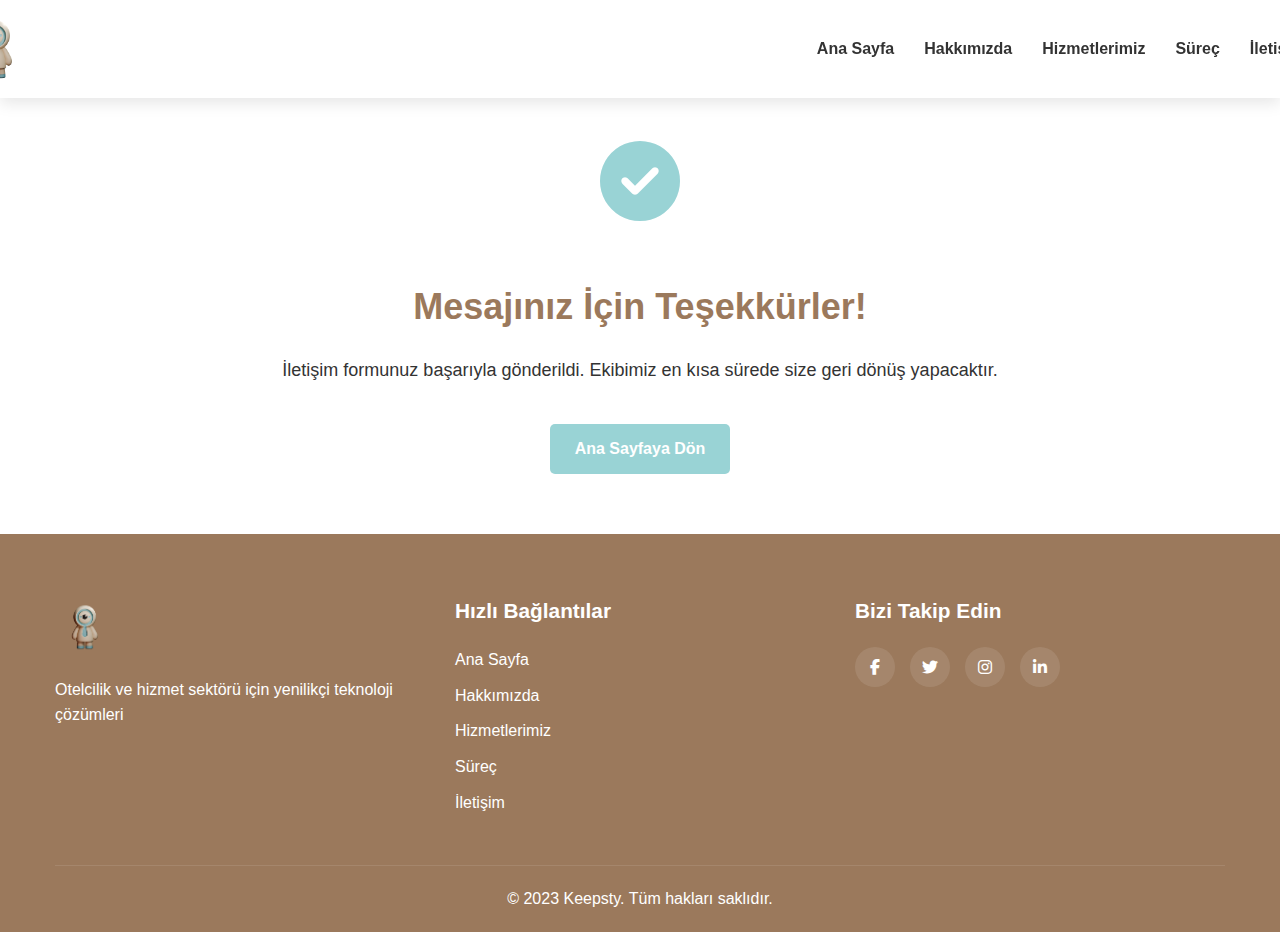
<file: tesekkurler.html>
<!DOCTYPE html>
<html lang="tr">
<head>
    <meta charset="UTF-8">
    <meta name="viewport" content="width=device-width, initial-scale=1.0">
    <title>Teşekkürler - Keepsty</title>
    <link rel="stylesheet" href="css/style.css">
    <link rel="stylesheet" href="https://cdnjs.cloudflare.com/ajax/libs/font-awesome/6.4.0/css/all.min.css">
    <style>
        .thank-you-container {
            text-align: center;
            padding: 120px 20px 60px;
            max-width: 800px;
            margin: 0 auto;
        }
        .thank-you-icon {
            font-size: 80px;
            color: var(--primary-color);
            margin-bottom: 30px;
        }
        .thank-you-title {
            font-size: 36px;
            color: var(--accent-color);
            margin-bottom: 20px;
        }
        .thank-you-message {
            font-size: 18px;
            margin-bottom: 40px;
            line-height: 1.6;
        }
        .back-link {
            font-weight: bold;
        }
    </style>
</head>
<body>
    <!-- Header -->
    <header>
        <div class="container">
            <div class="logo">
                <img src="images/logo.png" alt="Keepsty Logo">
            </div>
            <nav>
                <ul>
                    <li><a href="index.html#anasayfa">Ana Sayfa</a></li>
                    <li><a href="index.html#hakkimizda">Hakkımızda</a></li>
                    <li><a href="index.html#hizmetlerimiz">Hizmetlerimiz</a></li>
                    <li><a href="surec.html">Süreç</a></li>
                    <li><a href="index.html#iletisim">İletişim</a></li>
                </ul>
            </nav>
            <div class="menu-toggle">
                <i class="fas fa-bars"></i>
            </div>
        </div>
    </header>

    <!-- Thank You Section -->
    <section class="thank-you-container">
        <div class="thank-you-icon">
            <i class="fas fa-check-circle"></i>
        </div>
        <h1 class="thank-you-title">Mesajınız İçin Teşekkürler!</h1>
        <p class="thank-you-message">
            İletişim formunuz başarıyla gönderildi. Ekibimiz en kısa sürede size geri dönüş yapacaktır.
        </p>
        <a href="index.html" class="btn">Ana Sayfaya Dön</a>
    </section>

    <!-- Footer -->
    <footer>
        <div class="container">
            <div class="footer-content">
                <div class="footer-logo">
                    <img src="images/logo.png" alt="Keepsty Logo">
                    <p>Otelcilik ve hizmet sektörü için yenilikçi teknoloji çözümleri</p>
                </div>
                <div class="footer-links">
                    <h3>Hızlı Bağlantılar</h3>
                    <ul>
                        <li><a href="index.html#anasayfa">Ana Sayfa</a></li>
                        <li><a href="index.html#hakkimizda">Hakkımızda</a></li>
                        <li><a href="index.html#hizmetlerimiz">Hizmetlerimiz</a></li>
                        <li><a href="surec.html">Süreç</a></li>
                        <li><a href="index.html#iletisim">İletişim</a></li>
                    </ul>
                </div>
                <div class="footer-social">
                    <h3>Bizi Takip Edin</h3>
                    <div class="social-icons">
                        <a href="#"><i class="fab fa-facebook-f"></i></a>
                        <a href="#"><i class="fab fa-twitter"></i></a>
                        <a href="#"><i class="fab fa-instagram"></i></a>
                        <a href="#"><i class="fab fa-linkedin-in"></i></a>
                    </div>
                </div>
            </div>
            <div class="footer-bottom">
                <p>&copy; 2023 Keepsty. Tüm hakları saklıdır.</p>
            </div>
        </div>
    </footer>

    <script src="js/script.js"></script>
</body>
</html>
</file>
<file: css/style.css>
/* ===== VARIABLES ===== */
:root {
    --primary-color: #99d3d5;
    --secondary-color: #f5eede;
    --accent-color: #9b795c;
    --dark-color: #333;
    --light-color: #fff;
    --grey-color: #f4f4f4;
    --shadow: 0 5px 15px rgba(0, 0, 0, 0.1);
}

/* ===== GLOBAL STYLES ===== */
* {
    margin: 0;
    padding: 0;
    box-sizing: border-box;
}

html {
    scroll-behavior: smooth;
}

body {
    font-family: 'Montserrat', sans-serif;
    line-height: 1.6;
    color: var(--dark-color);
    background-color: var(--light-color);
}

a {
    text-decoration: none;
    color: var(--dark-color);
}

ul {
    list-style: none;
}

.container {
    max-width: 1200px;
    margin: 0 auto;
    padding: 0 15px;
}

section {
    padding: 80px 0;
}

.section-header {
    text-align: center;
    margin-bottom: 60px;
}

.section-header h2 {
    font-size: 2.5rem;
    color: var(--accent-color);
    margin-bottom: 20px;
}

.section-header .underline {
    height: 4px;
    width: 60px;
    background-color: var(--primary-color);
    margin: 0 auto 20px;
    border-radius: 2px;
}

.section-header p {
    color: var(--accent-color);
    font-size: 1.2rem;
}

.btn {
    display: inline-block;
    background-color: var(--primary-color);
    color: var(--light-color);
    padding: 12px 25px;
    border: none;
    border-radius: 5px;
    cursor: pointer;
    transition: all 0.3s ease;
    font-weight: 600;
}

.btn:hover {
    background-color: var(--accent-color);
    transform: translateY(-3px);
}

.btn-outline {
    display: inline-block;
    background-color: transparent;
    color: var(--accent-color);
    padding: 10px 20px;
    border: 2px solid var(--accent-color);
    border-radius: 5px;
    cursor: pointer;
    transition: all 0.3s ease;
    font-weight: 600;
}

.btn-outline:hover {
    background-color: var(--accent-color);
    color: var(--light-color);
}

/* ===== HEADER ===== */
header {
    background-color: var(--light-color);
    box-shadow: var(--shadow);
    position: fixed;
    top: 0;
    left: 0;
    width: 100%;
    z-index: 1000;
}

header .container {
    display: flex;
    justify-content: space-between;
    align-items: center;
    padding: 5px 15px;
}

.logo {
    margin-left: -100px;
}

.logo img {
    height: 80px;
}

nav {
    margin-right: -80px;
}

nav ul {
    display: flex;
}

nav ul li {
    margin-left: 30px;
}

nav ul li a {
    font-weight: 600;
    transition: color 0.3s ease;
}

nav ul li a:hover {
    color: var(--primary-color);
}

.menu-toggle {
    display: none;
    font-size: 1.5rem;
    cursor: pointer;
}

/* ===== HERO SECTION ===== */
.hero {
    background: linear-gradient(rgba(0, 0, 0, 0.7), rgba(0, 0, 0, 0.7)), url(../images/hotel-room-bg.jpg);
    background-size: cover;
    background-position: center;
    height: 100vh;
    display: flex;
    align-items: center;
    color: var(--light-color);
    text-align: center;
    padding-top: 80px;
}

.hero-content {
    max-width: 800px;
    margin: 0 auto;
}

.hero-content h1 {
    font-size: 3.5rem;
    margin-bottom: 20px;
    color: var(--light-color);
}

.hero-content p {
    font-size: 1.5rem;
    margin-bottom: 40px;
    color: var(--light-color);
}

/* ===== ABOUT SECTION ===== */
.about {
    background-color: var(--secondary-color);
}

.about-content {
    display: flex;
    flex-direction: column;
    gap: 40px;
}

.about-text p {
    font-size: 1.1rem;
    line-height: 1.8;
    text-align: center;
}

.vision-mission {
    display: flex;
    justify-content: space-between;
    gap: 30px;
}

.vision, .mission {
    background-color: var(--light-color);
    padding: 30px;
    border-radius: 10px;
    box-shadow: var(--shadow);
    flex: 1;
}

.vision h3, .mission h3 {
    color: var(--accent-color);
    margin-bottom: 15px;
    font-size: 1.5rem;
}

/* ===== SERVICES SECTION ===== */
.services {
    background-color: var(--light-color);
}

.services-grid {
    display: grid;
    grid-template-columns: repeat(auto-fill, minmax(350px, 1fr));
    gap: 30px;
}

.service-card {
    background-color: var(--secondary-color);
    border-radius: 10px;
    padding: 30px 30px 80px;
    text-align: center;
    box-shadow: var(--shadow);
    transition: transform 0.3s ease;
    display: flex;
    flex-direction: column;
    min-height: 450px;
    position: relative;
}

.service-card:hover {
    transform: translateY(-10px);
}

.service-icon {
    width: 120px;
    height: 120px;
    margin: 0 auto 20px;
}

.service-icon img {
    width: 100%;
    height: 100%;
    object-fit: contain;
}

.service-card h3 {
    color: var(--accent-color);
    margin-bottom: 15px;
    font-size: 1.3rem;
}

.service-card p {
    margin-bottom: 25px;
    font-size: 0.95rem;
    flex-grow: 1;
}

.service-card .btn-outline {
    position: absolute;
    bottom: 30px;
    left: 0;
    right: 0;
    width: max-content;
    margin: 0 auto;
}

/* ===== CONTACT SECTION ===== */
.contact {
    background-color: var(--grey-color);
}

.contact-container {
    display: flex;
    justify-content: space-between;
    flex-wrap: wrap;
    gap: 40px;
}

.contact-info, .contact-form {
    flex: 1 1 300px;
}

.info-item {
    display: flex;
    margin-bottom: 25px;
    align-items: center;
}

.info-item i {
    color: var(--primary-color);
    font-size: 1.5rem;
    margin-right: 15px;
}

.form-group {
    margin-bottom: 20px;
}

.form-group input, .form-group textarea {
    width: 100%;
    padding: 12px;
    border: 1px solid #ddd;
    border-radius: 5px;
    font-size: 1rem;
}

.form-group textarea {
    height: 150px;
    resize: none;
}

/* ===== FOOTER ===== */
footer {
    background-color: #9b795c;
    color: var(--light-color);
    padding: 60px 0 0;
}

.footer-content {
    display: flex;
    justify-content: space-between;
    flex-wrap: wrap;
    gap: 30px;
    margin-bottom: 40px;
}

.footer-logo, .footer-links, .footer-social {
    flex: 1 1 250px;
}

.footer-logo img {
    height: 60px;
    margin-bottom: 15px;
}

.footer-links h3, .footer-social h3 {
    color: #fff;
    margin-bottom: 20px;
    font-size: 1.3rem;
}

.footer-links ul li {
    margin-bottom: 10px;
}

.footer-links ul li a {
    color: var(--light-color);
    transition: color 0.3s ease;
}

.footer-links ul li a:hover {
    color: var(--primary-color);
}

.social-icons {
    display: flex;
    gap: 15px;
}

.social-icons a {
    display: flex;
    align-items: center;
    justify-content: center;
    width: 40px;
    height: 40px;
    background-color: rgba(255, 255, 255, 0.1);
    border-radius: 50%;
    color: var(--light-color);
    transition: all 0.3s ease;
}

.social-icons a:hover {
    background-color: var(--primary-color);
    transform: translateY(-3px);
}

.footer-bottom {
    text-align: center;
    padding: 20px 0;
    border-top: 1px solid rgba(255, 255, 255, 0.1);
}

/* ===== RESPONSIVE DESIGN ===== */
@media screen and (max-width: 991px) {
    .vision-mission {
        flex-direction: column;
    }
}

@media screen and (max-width: 768px) {
    .menu-toggle {
        display: block;
    }

    .logo {
        margin-left: 0;
    }
    
    nav {
        position: fixed;
        top: 80px;
        left: -100%;
        width: 100%;
        height: calc(100vh - 80px);
        background-color: var(--light-color);
        transition: left 0.3s ease;
        margin-right: 0;
    }

    nav.active {
        left: 0;
    }

    nav ul {
        display: flex;
        flex-direction: column;
        align-items: center;
        padding: 40px 0;
    }

    nav ul li {
        margin: 15px 0;
    }

    .hero-content h1 {
        font-size: 2.5rem;
    }

    .hero-content p {
        font-size: 1.2rem;
    }

    .services-grid {
        grid-template-columns: 1fr;
    }
}

@media screen and (max-width: 576px) {
    .section-header h2 {
        font-size: 2rem;
    }

    .hero-content h1 {
        font-size: 2rem;
    }

    .hero-content p {
        font-size: 1rem;
    }
}
</file>
<file: css/service-detail.css>
/* ===== SERVICE DETAIL PAGE STYLES ===== */

body {
    margin: 0;
    padding: 0;
    background-color: #f5eede; /* Tüm sayfa arka planını bu renge ayarla */
}

/* ===== SERVICE HERO SECTION ===== */
.service-hero {
    margin-top: 0;
}

.service-banner {
    background-color: #c0a678;
    padding: 60px 0;
    color: #fff;
    text-align: center;
}

.service-title h1 {
    font-size: 2.8rem;
    margin-bottom: 15px;
}

.service-title p {
    font-size: 1.3rem;
    max-width: 800px;
    margin: 0 auto;
}

.service-intro {
    background-color: #f5eede;
    padding: 40px 0;
}

.service-intro p {
    font-size: 1.1rem;
    line-height: 1.7;
    text-align: center;
    max-width: 900px;
    margin: 0 auto;
    color: #333;
}

/* ===== BENEFITS TIMELINE SECTION ===== */
.benefits-section {
    padding: 0 0 80px;
    background-color: #f5eede;
    margin-top: 0;
}

.benefits-timeline {
    position: relative;
    max-width: 1100px;
    margin: 60px auto 0;
}

.timeline-line {
    position: absolute;
    width: 4px;
    background-color: #99d3d5;
    top: 0;
    bottom: 0;
    left: 50%;
    transform: translateX(-50%);
}

.benefit-item {
    position: relative;
    margin-bottom: 60px;
    width: 100%;
    display: flex;
}

.benefit-item.left {
    justify-content: flex-start;
}

.benefit-item.right {
    justify-content: flex-end;
}

.benefit-dot {
    position: absolute;
    width: 18px;
    height: 18px;
    background-color: #9b795c;
    border: 4px solid #f5eede;
    border-radius: 50%;
    top: 20px;
    left: 50%;
    transform: translateX(-50%);
    z-index: 2;
}

.benefit-card {
    background-color: #fff;
    padding: 25px;
    border-radius: 6px;
    box-shadow: 0 3px 10px rgba(0, 0, 0, 0.1);
    width: 45%;
    position: relative;
}

.benefit-item.left .benefit-card::after {
    content: '';
    position: absolute;
    width: 0;
    height: 0;
    border-top: 12px solid transparent;
    border-bottom: 12px solid transparent;
    border-left: 12px solid #fff;
    top: 20px;
    right: -12px;
}

.benefit-item.right .benefit-card::after {
    content: '';
    position: absolute;
    width: 0;
    height: 0;
    border-top: 12px solid transparent;
    border-bottom: 12px solid transparent;
    border-right: 12px solid #fff;
    top: 20px;
    left: -12px;
}

.benefit-card h3 {
    color: #9b795c;
    font-size: 1.1rem;
    margin-bottom: 6px;
}

.benefit-card h4 {
    color: #99d3d5;
    font-size: 0.9rem;
    font-weight: 600;
    margin-bottom: 15px;
}

.benefit-card p {
    color: #333;
    font-size: 0.95rem;
    line-height: 1.6;
}

/* ===== CTA SECTION ===== */
.cta-section {
    background-color: #f5eede;
    color: #333;
    padding: 0 0 60px;
    text-align: center;
}

.cta-section h2 {
    font-size: 2.2rem;
    margin-bottom: 15px;
    max-width: 800px;
    margin-left: auto;
    margin-right: auto;
}

.cta-section p {
    font-size: 1.1rem;
    margin-bottom: 30px;
    max-width: 700px;
    margin-left: auto;
    margin-right: auto;
}

/* ===== RESPONSIVE DESIGN ===== */
@media screen and (max-width: 991px) {
    .service-title h1 {
        font-size: 2.4rem;
    }
    
    .service-title p {
        font-size: 1.2rem;
    }
    
    .cta-section h2 {
        font-size: 1.9rem;
    }
}

@media screen and (max-width: 768px) {
    .timeline-line {
        left: 30px;
    }
    
    .benefit-dot {
        left: 30px;
        transform: none;
    }
    
    .benefit-item.left,
    .benefit-item.right {
        justify-content: flex-end;
    }
    
    .benefit-card {
        width: calc(100% - 70px);
    }
    
    .benefit-item.left .benefit-card::after,
    .benefit-item.right .benefit-card::after {
        display: none;
    }
    
    .service-title h1 {
        font-size: 2rem;
    }
    
    .service-title p {
        font-size: 1.1rem;
    }
    
    .service-intro p {
        font-size: 1rem;
    }
}

@media screen and (max-width: 576px) {
    .service-title h1 {
        font-size: 1.8rem;
    }
    
    .benefit-card {
        padding: 20px;
    }
    
    .benefit-card h3 {
        font-size: 1rem;
    }
    
    .cta-section h2 {
        font-size: 1.5rem;
    }
    
    .cta-section p {
        font-size: 1rem;
    }
}

/* ===== FOOTER STYLES ===== */
footer {
    background-color: #c0a678;
    color: #fff;
    padding: 60px 0 0px;
}

.footer-content {
    display: flex;
    flex-wrap: wrap;
    justify-content: space-between;
}

.footer-logo img {
    max-width: 80px;
    margin-bottom: 10px;
}

.footer-links h3,
.footer-social h3 {
    color: #fff;
    margin-bottom: 20px;
}

.footer-links ul {
    list-style: none;
    padding: 0;
}

.footer-links ul li {
    margin-bottom: 10px;
}

.footer-links ul li a {
    color: #fff;
    text-decoration: none;
    transition: color 0.3s;
}

.footer-links ul li a:hover {
    color: #f5eede;
}

.social-icons a:hover {
    color: #f5eede;
}

.footer-bottom {
    border-top: 1px solid rgba(255, 255, 255, 0.2);
    margin-top: 30px;
    padding-top: 20px;
    text-align: center;
}
</file>
<file: css/surec.css>
/* ===== PROCESS HERO SECTION ===== */
.process-hero {
    background: #9b795c;
    background-size: cover;
    background-position: center;
    height: 60vh;
    display: flex;
    align-items: center;
    color: var(--light-color);
    text-align: center;
    margin-top: 80px; /* To account for fixed header */
    font-family: 'Montserrat', sans-serif;
}

.process-hero-content {
    max-width: 800px;
    margin: 0 auto;
}

.process-hero-content h1 {
    font-size: 3.5rem;
    margin-bottom: 20px;
}

.process-hero-content p {
    font-size: 1.5rem;
}

/* ===== TIMELINE SECTION ===== */
.process-timeline {
    background-color: var(--secondary-color);
    padding: 100px 0;
}

.timeline {
    position: relative;
    max-width: 1200px;
    margin: 0 auto;
    padding: 40px 0;
}

.timeline::after {
    content: '';
    position: absolute;
    width: 6px;
    background-color: var(--primary-color);
    top: 0;
    bottom: 0;
    left: 50%;
    margin-left: -3px;
    border-radius: 3px;
}

.timeline-item {
    position: relative;
    margin-bottom: 60px;
}

.timeline-dot {
    position: absolute;
    width: 25px;
    height: 25px;
    background-color: var(--accent-color);
    border-radius: 50%;
    left: 50%;
    transform: translateX(-50%);
    z-index: 1;
    border: 4px solid var(--secondary-color);
}

.timeline-content {
    width: 45%;
    padding: 20px;
    position: relative;
}

.timeline-content.left {
    left: 0;
}

.timeline-content.right {
    left: 55%;
}

.timeline-card {
    background-color: var(--light-color);
    padding: 30px;
    border-radius: 10px;
    box-shadow: var(--shadow);
    position: relative;
    transition: transform 0.3s ease;
}

.timeline-card:hover {
    transform: translateY(-10px);
}

.timeline-card h3 {
    color: var(--accent-color);
    margin-bottom: 5px;
    font-size: 1.3rem;
}

.timeline-card h4 {
    color: var(--primary-color);
    margin-bottom: 15px;
    font-size: 1rem;
    font-weight: 500;
}

.timeline-card p {
    margin-bottom: 0;
    font-size: 0.95rem;
    line-height: 1.6;
}

/* Arrow shapes for timeline cards */
.timeline-content.left .timeline-card::after {
    content: '';
    position: absolute;
    width: 0;
    height: 0;
    border-top: 15px solid transparent;
    border-bottom: 15px solid transparent;
    border-left: 15px solid var(--light-color);
    top: 20px;
    right: -15px;
}

.timeline-content.right .timeline-card::after {
    content: '';
    position: absolute;
    width: 0;
    height: 0;
    border-top: 15px solid transparent;
    border-bottom: 15px solid transparent;
    border-right: 15px solid var(--light-color);
    top: 20px;
    left: -15px;
}

/* ===== CTA SECTION ===== */
.cta-section {
    background-color: #f5eede;
    color: #333;
    padding: 80px 0;
    text-align: center;
}

.cta-section h2 {
    font-size: 2.5rem;
    margin-bottom: 20px;
    max-width: 800px;
    margin-left: auto;
    margin-right: auto;
}

.cta-section p {
    font-size: 1.2rem;
    margin-bottom: 40px;
    max-width: 700px;
    margin-left: auto;
    margin-right: auto;
}

.cta-section .btn {
    background-color: var(--light-color);
    color: var(--accent-color);
    font-size: 1.1rem;
    padding: 15px 30px;
}

.cta-section .btn:hover {
    background-color: var(--primary-color);
    color: var(--light-color);
}

/* ===== RESPONSIVE DESIGN ===== */
@media screen and (max-width: 991px) {
    .process-hero-content h1 {
        font-size: 2.5rem;
    }
    
    .process-hero-content p {
        font-size: 1.2rem;
    }
    
    .cta-section h2 {
        font-size: 2rem;
    }
}

@media screen and (max-width: 768px) {
    .logo {
        margin-left: 0;
    }
    
    nav {
        margin-right: 0;
    }
    
    .timeline::after {
        left: 31px;
    }
    
    .timeline-dot {
        left: 31px;
        transform: none;
    }
    
    .timeline-content {
        width: calc(100% - 80px);
        padding: 0;
    }
    
    .timeline-content.left,
    .timeline-content.right {
        left: 80px;
    }
    
    .timeline-content.left .timeline-card::after,
    .timeline-content.right .timeline-card::after {
        display: none;
    }
    
    .process-hero {
        height: 50vh;
    }
    
    .process-hero-content h1 {
        font-size: 2rem;
    }
    
    .process-hero-content p {
        font-size: 1rem;
    }
}

@media screen and (max-width: 576px) {
    .timeline-card {
        padding: 20px;
    }
    
    .timeline-card h3 {
        font-size: 1.1rem;
    }
    
    .cta-section h2 {
        font-size: 1.5rem;
    }
    
    .cta-section p {
        font-size: 1rem;
    }
}
</file>
